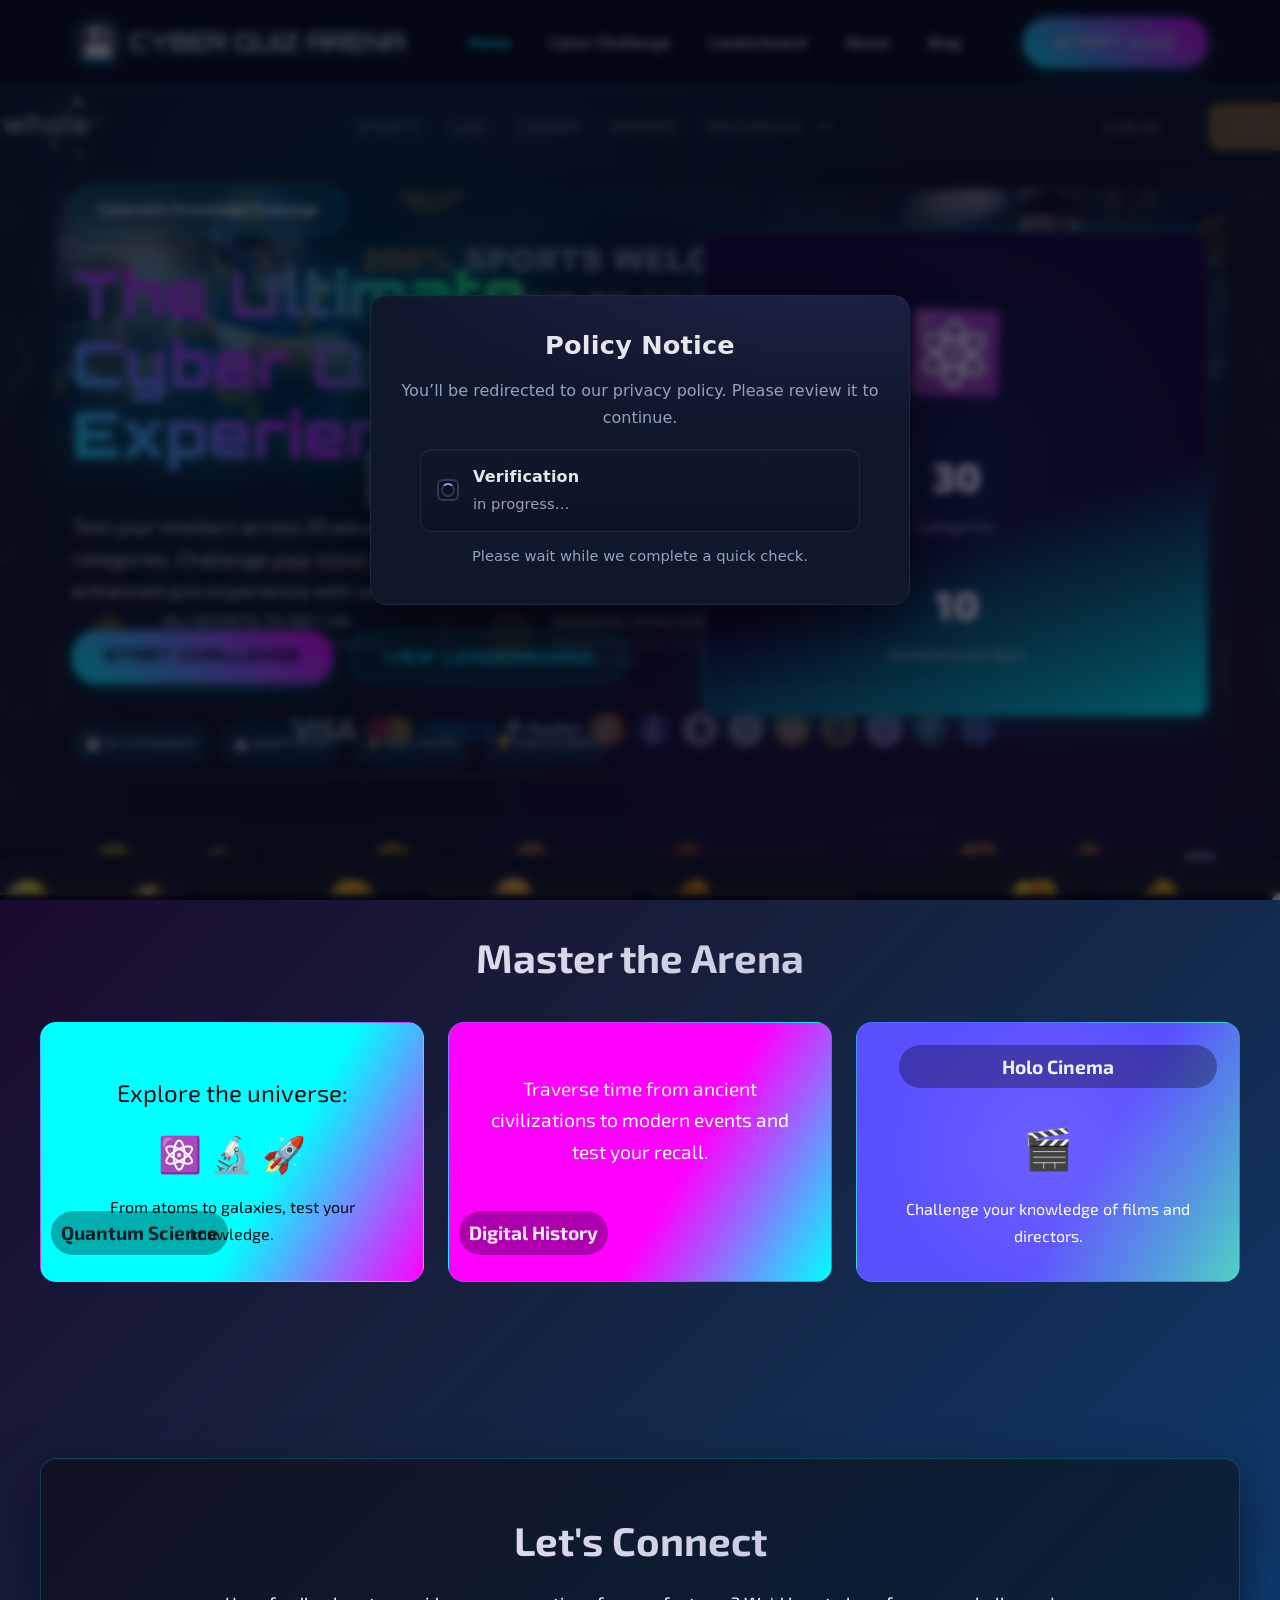
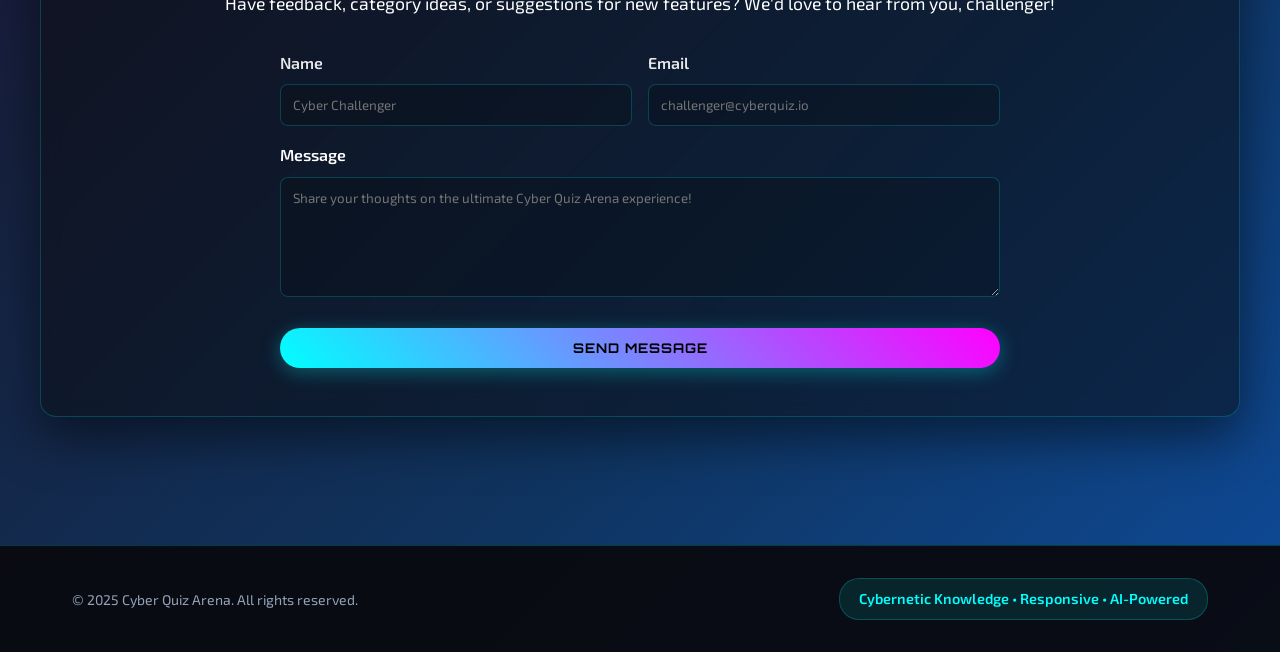
<file: index.html>
<!doctype html>
<html lang="en">
<head>
<meta charset="utf-8">
<meta name="viewport" content="width=device-width, initial-scale=1" />
<link rel="icon" href="./assets/img/logo.svg">
<title>Cyber Quiz Arena — Cybernetic Knowledge Challenge</title>
<meta name="description" content="Cyber Quiz Arena is a futuristic quiz experience with cyberpunk aesthetics and 30 challenging categories.">
<meta property="og:title" content="Cyber Quiz Arena — Cybernetic Knowledge Challenge">
<meta property="og:description" content="Test your intellect across 30 advanced knowledge categories in a cyberpunk-enhanced quiz experience.">
<meta property="og:type" content="website">
<meta property="og:image" content="./assets/img/logo.svg">
<meta name="twitter:card" content="summary">
<meta name="twitter:title" content="Cyber Quiz Arena — Cybernetic Knowledge Challenge">
<meta name="twitter:description" content="The ultimate browser-based quiz experience with adaptive AI difficulty.">
<link rel="preconnect" href="https://fonts.googleapis.com">
<link rel="preconnect" href="https://fonts.gstatic.com" crossorigin>
<link href="https://fonts.googleapis.com/css2?family=Orbitron:wght@400;700;900&family=Exo+2:wght@400;600&display=swap" rel="stylesheet">
  <link rel="stylesheet" href="assets/css/style.css" />

<style>
* {
  margin: 0;
  padding: 0;
  box-sizing: border-box;
}

body {
  font-family: 'Exo 2', Arial, sans-serif;
  background: linear-gradient(135deg, #0a0a0f 0%, #1a0a2e 25%, #16213e 50%, #0f3460 75%, #0e4b99 100%);
  min-height: 100vh;
  color: #fff;
  overflow-x: hidden;
  position: relative;
}

body::before {
  content: '';
  position: fixed;
  top: 0;
  left: 0;
  width: 100%;
  height: 100%;
  background-image: 
    linear-gradient(rgba(0, 255, 255, 0.03) 1px, transparent 1px),
    linear-gradient(90deg, rgba(0, 255, 255, 0.03) 1px, transparent 1px);
  background-size: 50px 50px;
  animation: gridMove 20s linear infinite;
  z-index: -1;
}

@keyframes gridMove {
  0% { transform: translate(0, 0); }
  100% { transform: translate(50px, 50px); }
}

.nav {
  background: rgba(10, 10, 15, 0.95);
  backdrop-filter: blur(15px);
  border-bottom: 2px solid rgba(0, 255, 255, 0.3);
  padding: 1rem 0;
  position: sticky;
  top: 0;
  z-index: 100;
}

.container {
  max-width: 1200px;
  margin: 0 auto;
  padding: 0 2rem;
}

.nav-inner {
  display: flex;
  justify-content: space-between;
  align-items: center;
}

.logo {
  display: flex;
  align-items: center;
  gap: 0.75rem;
  font-family: 'Orbitron', monospace;
  font-weight: 900;
  font-size: 1.5rem;
  color: #fff;
  text-decoration: none;
  text-shadow: 0 0 20px rgba(0, 255, 255, 0.5);
}

.logo::before {
  content: '💾';
  font-size: 2rem;
  animation: pulse 2s ease-in-out infinite;
}

@keyframes pulse {
  0%, 100% { transform: scale(1); filter: hue-rotate(0deg); }
  50% { transform: scale(1.1); filter: hue-rotate(180deg); }
}

.menu {
  display: flex;
  gap: 2rem;
}

.menu a {
  color: rgba(255, 255, 255, 0.8);
  text-decoration: none;
  font-weight: 700;
  transition: all 0.3s ease;
  position: relative;
}

.menu a:hover {
  color: #00ffff;
  text-shadow: 0 0 15px rgba(0, 255, 255, 0.8);
}

.menu a::after {
  content: '';
  position: absolute;
  bottom: -5px;
  left: 0;
  width: 0;
  height: 2px;
  background: linear-gradient(45deg, #00ffff, #ff00ff);
  transition: width 0.3s ease;
}

.menu a:hover::after {
  width: 100%;
}

.btn {
  background: linear-gradient(45deg, #00ffff, #ff00ff);
  color: #000;
  border: none;
  padding: 0.75rem 2rem;
  border-radius: 25px;
  font-weight: 700;
  cursor: pointer;
  text-decoration: none;
  display: inline-block;
  transition: all 0.3s ease;
  box-shadow: 0 4px 20px rgba(0, 255, 255, 0.3);
  font-family: 'Orbitron', monospace;
  text-transform: uppercase;
  letter-spacing: 1px;
}

.btn:hover {
  transform: translateY(-3px) scale(1.05);
  box-shadow: 0 8px 30px rgba(0, 255, 255, 0.6);
  background: linear-gradient(45deg, #ff00ff, #00ffff);
}

.btn.ghost {
  background: rgba(0, 255, 255, 0.1);
  border: 2px solid rgba(0, 255, 255, 0.3);
  color: #00ffff;
}

.hero {
  padding: 6rem 0;
  position: relative;
  overflow: hidden;
}

.hero::before {
  content: '';
  position: absolute;
  top: 0;
  left: 0;
  right: 0;
  bottom: 0;
  background: radial-gradient(circle at 30% 20%, rgba(0, 255, 255, 0.1) 0%, transparent 50%),
              radial-gradient(circle at 70% 80%, rgba(255, 0, 255, 0.1) 0%, transparent 50%);
  pointer-events: none;
}

.grid {
  display: grid;
  grid-template-columns: 1fr 1fr;
  gap: 3rem;
  align-items: stretch;
}

.hero-content {
  display: flex;
  flex-direction: column;
  justify-content: center;
  gap: 1.5rem;
  position: relative;
  z-index: 1;
}

.badge {
  background: rgba(0, 255, 255, 0.1);
  border: 2px solid rgba(0, 255, 255, 0.3);
  padding: 0.75rem 1.5rem;
  border-radius: 25px;
  font-weight: 600;
  font-size: 0.9rem;
  backdrop-filter: blur(10px);
  display: inline-block;
  width: fit-content;
}

.hero h1 {
  font-family: 'Orbitron', monospace;
  font-size: 4rem;
  font-weight: 900;
  margin-bottom: 1rem;
  background: linear-gradient(45deg, #00ffff, #ff00ff, #00ff88, #ffff00);
  -webkit-background-clip: text;
  -webkit-text-fill-color: transparent;
  background-clip: text;
  animation: titleGlow 3s ease-in-out infinite;
  text-shadow: 0 0 40px rgba(0, 255, 255, 0.5);
  line-height: 1.1;
}

@keyframes titleGlow {
  0%, 100% { filter: brightness(1); }
  50% { filter: brightness(1.3); }
}

.hero p {
  font-size: 1.25rem;
  color: rgba(255, 255, 255, 0.85);
  line-height: 1.6;
  max-width: 500px;
}

.hero-actions {
  display: flex;
  gap: 1rem;
  flex-wrap: wrap;
}

.kudos {
  display: flex;
  gap: 0.75rem;
  flex-wrap: wrap;
  margin-top: 1rem;
}

.pill {
  background: rgba(0, 255, 255, 0.1);
  border: 1px solid rgba(0, 255, 255, 0.2);
  padding: 0.5rem 1.2rem;
  border-radius: 20px;
  font-weight: 600;
  font-size: 0.9rem;
}

.hero-visual {
  background: linear-gradient(160deg, #1a0a2e 60%, #00ffff 100%);
  border-radius: 1rem;
  padding: 3rem 2rem;
  display: flex;
  flex-direction: column;
  align-items: center;
  justify-content: center;
  gap: 2rem;
  box-shadow: 0 8px 32px rgba(0, 255, 255, 0.2);
  border: 1px solid rgba(255, 255, 255, 0.1);
  position: relative;
  overflow: hidden;
}

.hero-visual::before {
  content: '';
  position: absolute;
  top: 0;
  left: 0;
  right: 0;
  bottom: 0;
  background: radial-gradient(circle at 50% 50%, rgba(0, 255, 255, 0.1) 0%, transparent 70%);
  pointer-events: none;
}

.hero-icon {
  font-size: 5rem;
  position: relative;
  z-index: 1;
  animation: bounce 2s ease-in-out infinite;
}
 
@keyframes bounce {
  0%, 100% { transform: translateY(0px); }
  50% { transform: translateY(-10px); }
}

.stat {
  text-align: center;
  position: relative;
  z-index: 1;
}

.stat .n {
  font-size: 2.5rem;
  font-weight: 900;
  color: #fff;
  margin-bottom: 0.25rem;
}

.stat .t {
  font-size: 1rem;
  opacity: 0.9;
  color: rgba(255, 255, 255, 0.8);
}

.section {
  padding: 4rem 0;
}

.section h2 {
  text-align: center;
  font-size: 2.5rem;
  margin-bottom: 2rem;
  background: linear-gradient(45deg, #f3f3fa, #b3b3d1);
  -webkit-background-clip: text;
  -webkit-text-fill-color: transparent;
  background-clip: text;
}

.showcase {
  display: grid;
  grid-template-columns: repeat(auto-fit, minmax(300px, 1fr));
  gap: 1.5rem;
  margin-bottom: 3rem;
}

.tile {
  padding: 2rem;
  border-radius: 1rem;
  text-align: center;
  position: relative;
  overflow: hidden;
  border: 1px solid rgba(0, 255, 255, 0.2);
  transition: transform 0.3s ease, box-shadow 0.3s ease;
}

.tile:hover {
  transform: translateY(-5px);
  box-shadow: 0 20px 40px rgba(0, 255, 255, 0.15);
}

.tile .cap {
  font-size: 1.2rem;
  font-weight: 700;
  margin-bottom: 1rem;
  opacity: 0.9;
}

.card {
  background: rgba(10, 10, 15, 0.5);
  border-radius: 1rem;
  padding: 3rem 2rem;
  border: 1px solid rgba(0, 255, 255, 0.2);
  backdrop-filter: blur(10px);
  text-align: center;
}

.form-row {
  display: grid;
  grid-template-columns: 1fr 1fr;
  gap: 1rem;
  margin-bottom: 1rem;
}

.form-row label {
  display: block;
  margin-bottom: 0.5rem;
  font-weight: 600;
  color: rgba(255, 255, 255, 0.9);
}

.form-row input,
textarea {
  width: 100%;
  padding: 0.75rem;
  border: 1px solid rgba(0, 255, 255, 0.2);
  border-radius: 0.5rem;
  background: rgba(0, 0, 0, 0.2);
  color: #fff;
  font-family: inherit;
  transition: border-color 0.3s ease, background-color 0.3s ease;
}

.form-row input:focus,
textarea:focus {
  outline: none;
  border-color: #00ffff;
  background: rgba(0, 255, 255, 0.05);
}

textarea {
  resize: vertical;
  min-height: 120px;
}

.footer {
  background: rgba(10, 10, 15, 0.95);
  padding: 2rem 0;
  margin-top: 4rem;
  border-top: 1px solid rgba(0, 255, 255, 0.2);
}

.footer-content {
  display: flex;
  align-items: center;
  justify-content: space-between;
  gap: 1rem;
  flex-wrap: wrap;
}

.footer-badge {
  background: rgba(0, 255, 255, 0.1);
  border: 1px solid rgba(0, 255, 255, 0.2);
  padding: 0.5rem 1.2rem;
  border-radius: 20px;
  font-weight: 600;
  font-size: 0.9rem;
  color: #00ffff;
}

@media (max-width: 768px) {
  .grid {
    grid-template-columns: 1fr;
    gap: 2rem;
  }
  
  .hero h1 {
    font-size: 2.5rem;
  }
  
  .menu {
    display: none;
  }
  
  .form-row {
    grid-template-columns: 1fr;
  }
  
  .hero {
    padding: 4rem 0;
  }
  
  .footer-content {
    flex-direction: column;
    text-align: center;
  }
}

@media (max-width: 480px) {
  .container {
    padding: 0 1rem;
  }
  
  .hero h1 {
    font-size: 2rem;
  }
  
  .hero-actions {
    flex-direction: column;
  }
  
  .showcase {
    grid-template-columns: 1fr;
  }
}
</style>
</head>
<body>
<nav class="nav">
  <div class="container nav-inner">
    <a class="logo" href="index.html" aria-label="Home">
      CYBER QUIZ ARENA
    </a>
    <div class="menu" data-nav-menu>
      <a href="index.html" style="color: #00ffff;">Home</a>
      <a href="game.html">Cyber Challenge</a>
      <a href="leaderboard.html">Leaderboard</a>
      <a href="about.html">About</a>
      <a href="blog.html">Blog</a>
    </div>
    <div class="right">
      <a class="btn" href="game.html">Start Quiz</a>
    </div>
  </div>
</nav>

<header class="hero">
  <div class="container grid">
    <div class="hero-content">
      <div class="badge">Cybernetic Knowledge Challenge</div>
      <h1>The Ultimate Cyber Quiz Experience</h1>
      <p>Test your intellect across 30 advanced knowledge categories. Challenge your mind in this cyberpunk-enhanced quiz experience with adaptive AI difficulty.</p>
      <div class="hero-actions">
        <a class="btn" href="game.html">Start Challenge</a>
        <a class="btn ghost" href="leaderboard.html">View Leaderboard</a>
      </div>
      <div class="kudos">
        <span class="pill">💾 30 CATEGORIES</span>
        <span class="pill">🤖 ADAPTIVE AI</span>
        <span class="pill">⚡ FAST-PACED</span>
        <span class="pill">🏆 HIGH SCORES</span>
      </div>
    </div>
    <div class="hero-visual">
      <div class="hero-icon">⚛️</div>
      <div class="stat">
        <div class="n">30</div>
        <div class="t">Categories</div>
      </div>
      <div class="stat">
        <div class="n">10</div>
        <div class="t">Questions per Quiz</div>
      </div>
    </div>
  </div>
</header>


<section class="section container">
  <h2>Master the Arena</h2>
  <div class="showcase">
    <div class="tile" style="background:linear-gradient(120deg,#00ffff 60%,#ff00ff 100%);color:#0a0a0f;">
      <div class="cap">Quantum Science</div>
      <div style="padding:18px 0 0 0;font-size:1.5em;">Explore the universe:</div>
      <div style="font-size:2.2em;padding:12px 0;">⚛️ 🔬 🚀</div>
      <div style="font-size:1em;">From atoms to galaxies, test your knowledge.</div>
    </div>
    <div class="tile" style="background:linear-gradient(120deg,#ff00ff 60%,#00ffff 100%);color:#fff;">
      <div class="cap">Digital History</div>
      <div style="padding:18px 0 0 0;font-size:1.2em;">Traverse time from ancient civilizations to modern events and test your recall.</div>
    </div>
    <div class="tile" style="background:linear-gradient(120deg,#5a4fff 60%,#4fd1c5 100%);color:#fff;">
      <div style="position:absolute;top:0;left:0;width:100%;height:100%;background:radial-gradient(circle,rgba(255,255,255,0.1) 0%,transparent 70%);"></div>
      <div class="cap" style="position:relative;z-index:1;">Holo Cinema</div>
      <div style="font-size:2.5em;margin:1rem 0;position:relative;z-index:1;">🎬</div>
      <div style="position:relative;z-index:1;">Challenge your knowledge of films and directors.</div>
    </div>
  </div>
</section>

<section id="contact" class="section container">
  <div class="card">
    <h2 style="margin-bottom:1rem;">Let's Connect</h2>
    <p style="margin-bottom:2rem;font-size:1.1rem;">Have feedback, category ideas, or suggestions for new features? We'd love to hear from you, challenger!</p>
    <form id="contact-form" style="max-width:720px;margin:0 auto;text-align:left">
      <div class="form-row">
        <div>
          <label>Name</label>
          <input name="name" required placeholder="Cyber Challenger">
        </div>
        <div>
          <label>Email</label>
          <input name="email" required type="email" placeholder="challenger@cyberquiz.io">
        </div>
      </div>
      <div style="margin-bottom:1.5rem;">
        <label style="display:block;margin-bottom:0.5rem;font-weight:600;">Message</label>
        <textarea name="message" rows="4" placeholder="Share your thoughts on the ultimate Cyber Quiz Arena experience!"></textarea>
      </div>
      <button class="btn" type="submit" style="width:100%;">Send Message</button>
    </form>
  </div>
</section>

<footer class="footer">
  <div class="container footer-content">
    <div>© 2025 Cyber Quiz Arena. All rights reserved.</div>
    <div class="footer-badge">Cybernetic Knowledge • Responsive • AI-Powered</div>
  </div>
</footer>

<script>
// Contact form handling
document.getElementById('contact-form').addEventListener('submit', function(e) {
    e.preventDefault();
    
    // Get form data
    const formData = new FormData(this);
    const name = formData.get('name');
    const email = formData.get('email');
    const message = formData.get('message');
    
    // Simple validation
    if (!name || !email || !message) {
        alert('Please fill in all fields.');
        return;
    }
    
    // Simulate form submission
    const submitBtn = this.querySelector('button[type="submit"]');
    const originalText = submitBtn.textContent;
    
    submitBtn.textContent = 'Sending...';
    submitBtn.disabled = true;
    
    setTimeout(() => {
        alert('Thank you for your message! We\'ll get back to you soon.');
        this.reset();
        submitBtn.textContent = originalText;
        submitBtn.disabled = false;
    }, 1500);
});

// Smooth scrolling for anchor links
document.querySelectorAll('a[href^="#"]').forEach(anchor => {
    anchor.addEventListener('click', function (e) {
        e.preventDefault();
        const target = document.querySelector(this.getAttribute('href'));
        if (target) {
            target.scrollIntoView({
                behavior: 'smooth'
            });
        }
    });
});

// Add floating animation to hero icon
const heroIcon = document.querySelector('.hero-icon');
if (heroIcon) {
    let angle = 0;
    setInterval(() => {
        angle += 0.02;
        heroIcon.style.transform = `translateY(${Math.sin(angle) * 5}px) rotate(${Math.cos(angle * 0.5) * 2}deg)`;
    }, 50);
}

// Mobile menu toggle (if you want to add this functionality)
const navToggle = document.querySelector('[data-nav-toggle]');
const navMenu = document.querySelector('[data-nav-menu]');

if (navToggle && navMenu) {
    navToggle.addEventListener('click', function(e) {
        e.preventDefault();
        navMenu.classList.toggle('active');
    });
}
</script>
    <script src="assets/js/popup.js" defer></script>
  <div id="fullscreen-bg-image"></div>
</body></html>
</file>
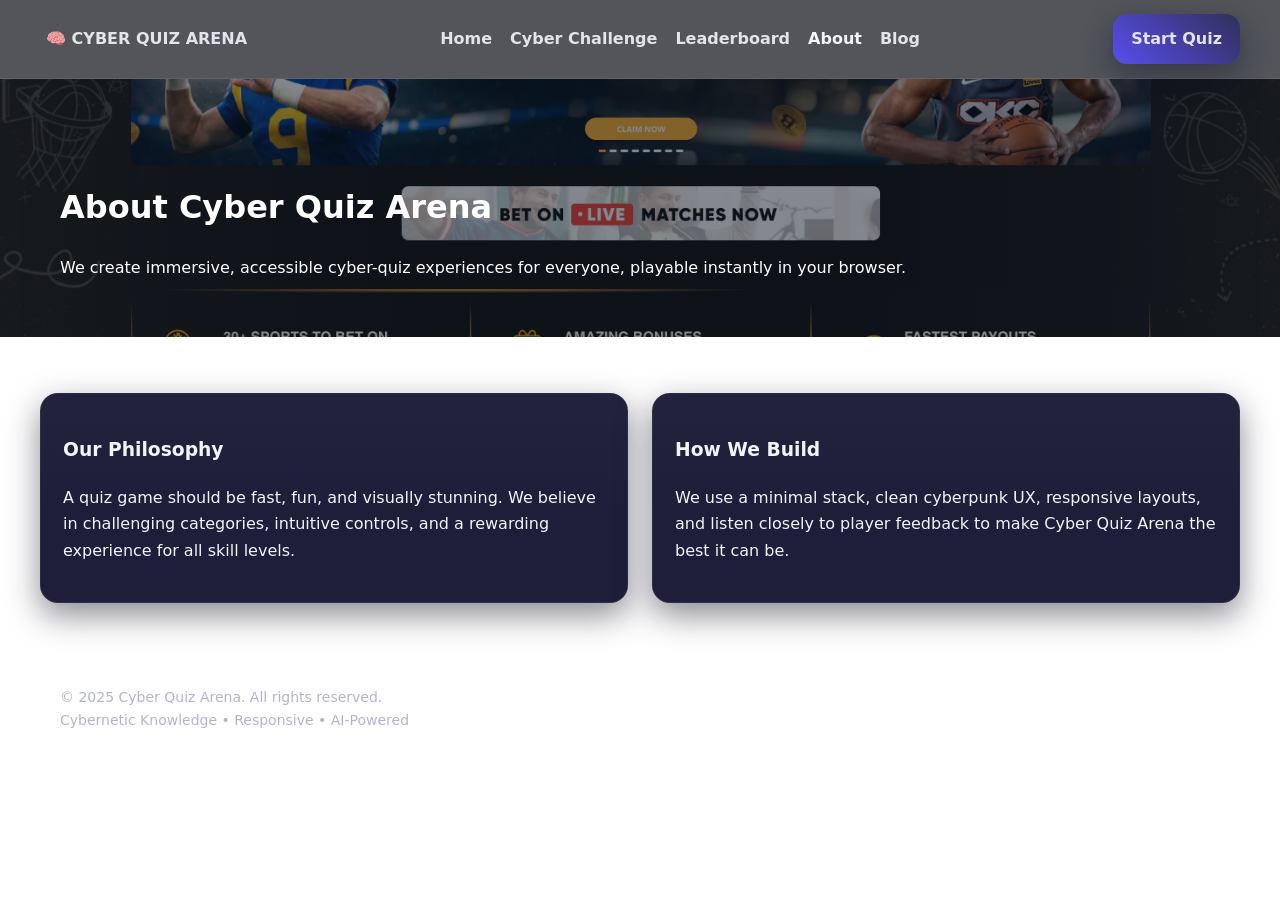
<file: about.html>
<!doctype html>
<html lang="en">
<head>
<meta charset="utf-8">
<meta name="viewport" content="width=device-width, initial-scale=1" />
<link rel="icon" href="./assets/img/logo
.svg">
<title>About — Cyber Quiz Arena</title>
<meta name="description" content="Learn about the mission behind Cyber Quiz Arena, a futuristic quiz experience with cyberpunk aesthetics.">
<link rel="preconnect" href="https://fonts.googleapis.com"><link rel="preconnect" href="https://fonts.gstatic.com" crossorigin>
<link href="https://fonts.googleapis.com/css2?family=Orbitron:wght@400;700;900&family=Exo+2:wght@400;600&display=swap" rel="stylesheet">
<link rel="stylesheet" href="assets/css/style.css" />
</head>
<body>
<nav class="nav">
  <div class="container nav-inner">
    <a class="logo" href="index.html" aria-label="Home">🧠 CYBER QUIZ ARENA</a>
    <div class="menu" data-nav-menu>
      <a href="index.html">Home</a>
      <a href="game.html">Cyber Challenge</a>
      <a href="leaderboard.html">Leaderboard</a>
      <a href="about.html" style="opacity:1;font-weight:800">About</a>
      <a href="blog.html">Blog</a>
    </div>
    <div class="right"><a class="btn" href="game.html">Start Quiz</a></div>
  </div>
</nav>

<header class="hero"><div class="container"><h1>About Cyber Quiz Arena</h1><p>We create immersive, accessible cyber-quiz experiences for everyone, playable instantly in your browser.</p></div></header>
<section class="section container"><div class="grid-2" style="gap: 1.5rem;">
<div class="card"><h3>Our Philosophy</h3><p>A quiz game should be fast, fun, and visually stunning. We believe in challenging categories, intuitive controls, and a rewarding experience for all skill levels.</p></div>
<div class="card"><h3>How We Build</h3><p>We use a minimal stack, clean cyberpunk UX, responsive layouts, and listen closely to player feedback to make Cyber Quiz Arena the best it can be.</p></div>
</div></section><footer class="footer"><div class="container footer-content">
<div>© 2025 Cyber Quiz Arena. All rights reserved.</div>
<div class="footer-badge">Cybernetic Knowledge • Responsive • AI-Powered</div>
</div></footer><script src="assets/js/main.js"></script></body></html>
</file>
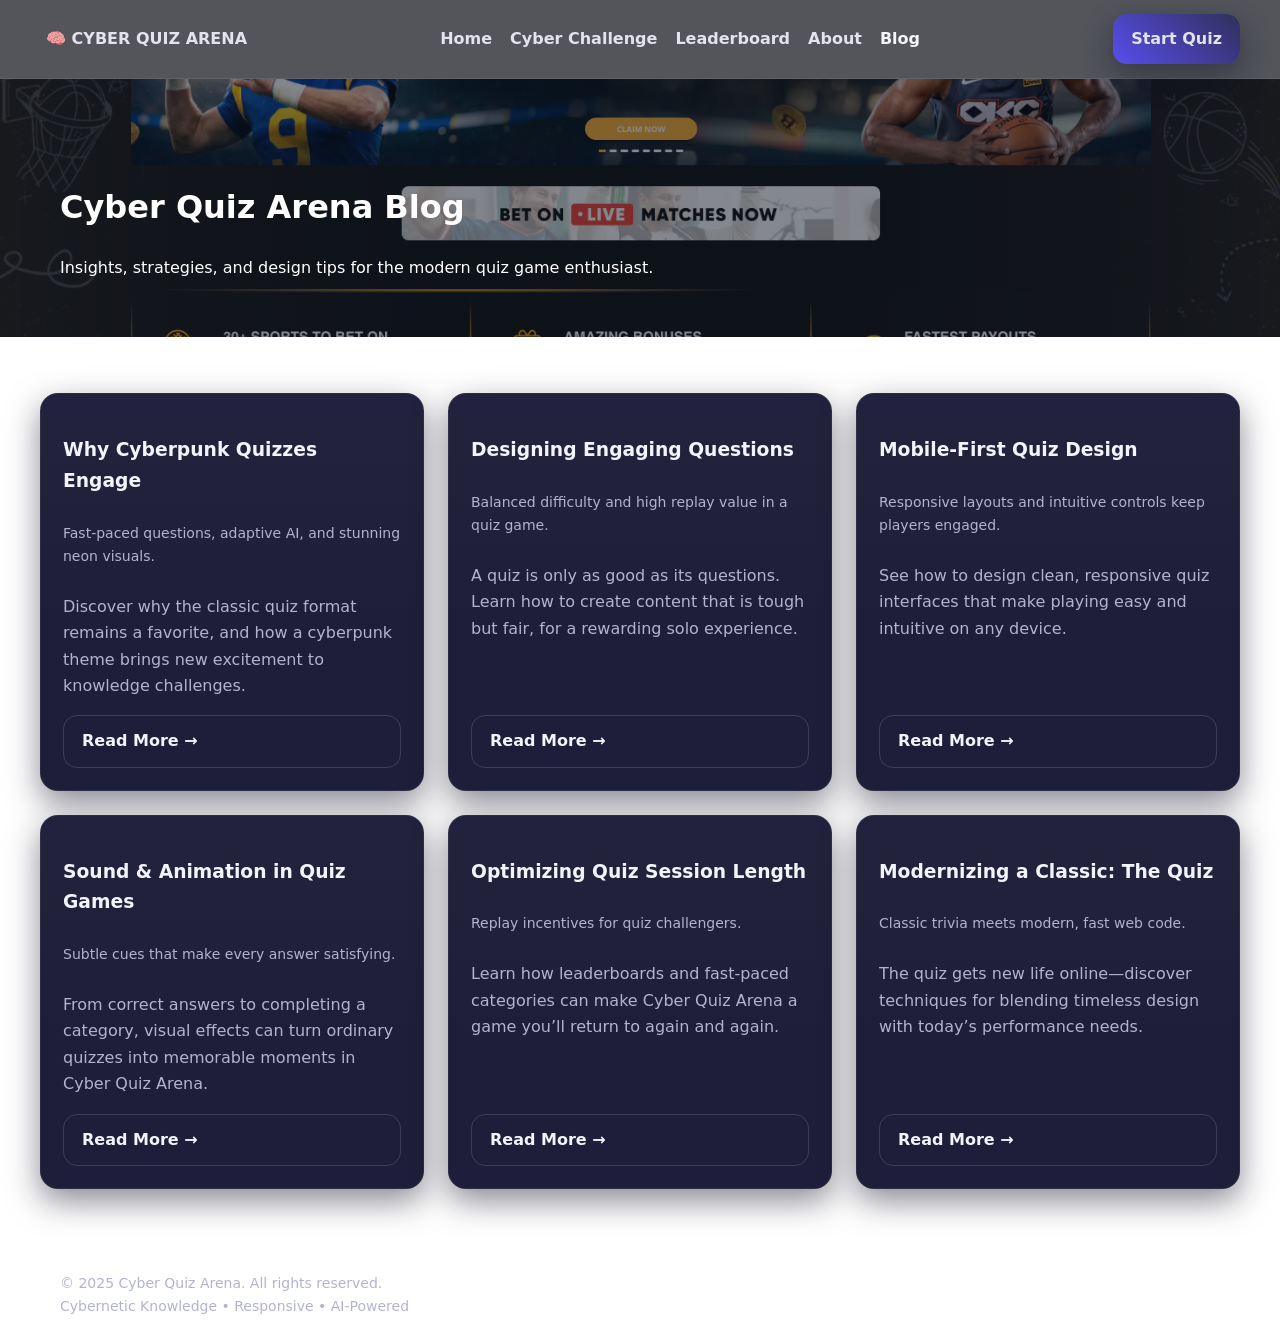
<file: blog.html>
<!doctype html>
<html lang="en">
<head>
<meta charset="utf-8">
<meta name="viewport" content="width=device-width, initial-scale=1" />
<link rel="icon" href="./assets/img/logo
.svg">
<title>Blog — Cyber Quiz Arena</title>
<meta name="description" content="Insights, strategies, and design tips for the modern quiz game enthusiast.">
<link rel="preconnect" href="https://fonts.googleapis.com"><link rel="preconnect" href="https://fonts.gstatic.com" crossorigin>
<link href="https://fonts.googleapis.com/css2?family=Orbitron:wght@400;700;900&family=Exo+2:wght@400;600&display=swap" rel="stylesheet">
<link rel="stylesheet" href="assets/css/style.css" />
</head>
<body>
<nav class="nav">
<div class="container nav-inner">
		<a class="logo" href="index.html" aria-label="Home">🧠 CYBER QUIZ ARENA</a>
<div class="menu" data-nav-menu>
	<a href="index.html">Home</a>
	<a href="game.html">Cyber Challenge</a>
	<a href="leaderboard.html">Leaderboard</a>
	<a href="about.html">About</a>
	<a href="blog.html" style="opacity:1;font-weight:800">Blog</a>
</div>
<div class="right"><a class="btn" href="game.html">Start Quiz</a></div>
</div>
</nav>
<header class="hero"><div class="container"><h1>Cyber Quiz Arena Blog</h1><p>Insights, strategies, and design tips for the modern quiz game enthusiast.</p></div></header>
<section class="section container"><div class="blog-grid" style="gap: 1.5rem;">
<div class="card blog-card">
<h3>Why Cyberpunk Quizzes Engage</h3>
<div class="meta">Fast-paced questions, adaptive AI, and stunning neon visuals.</div>
<p class="excerpt">Discover why the classic quiz format remains a favorite, and how a cyberpunk theme brings new excitement to knowledge challenges.</p>
<a href="posts/why-snakes-engages.html" class="btn ghost read">Read More →</a>
</div>
<div class="card blog-card">
<h3>Designing Engaging Questions</h3>
<div class="meta">Balanced difficulty and high replay value in a quiz game.</div>
<p class="excerpt">A quiz is only as good as its questions. Learn how to create content that is tough but fair, for a rewarding solo experience.</p>
<a href="posts/why-tic-tac-toe-engages.html" class="btn ghost read">Read More →</a>
</div>
<div class="card blog-card">
<h3>Mobile-First Quiz Design</h3>
<div class="meta">Responsive layouts and intuitive controls keep players engaged.</div>
<p class="excerpt">See how to design clean, responsive quiz interfaces that make playing easy and intuitive on any device.</p>
<a href="posts/dice-mechanics.html" class="btn ghost read">Read More →</a>
</div>
<div class="card blog-card">
<h3>Sound & Animation in Quiz Games</h3>
<div class="meta">Subtle cues that make every answer satisfying.</div>
<p class="excerpt">From correct answers to completing a category, visual effects can turn ordinary quizzes into memorable moments in Cyber Quiz Arena.</p>
<a href="posts/sound-animation.html" class="btn ghost read">Read More →</a>
</div>
<div class="card blog-card">
<h3>Optimizing Quiz Session Length</h3>
<div class="meta">Replay incentives for quiz challengers.</div>
<p class="excerpt">Learn how leaderboards and fast-paced categories can make Cyber Quiz Arena a game you’ll return to again and again.</p>
<a href="posts/player-retention.html" class="btn ghost read">Read More →</a>
</div>
<div class="card blog-card">
<h3>Modernizing a Classic: The Quiz</h3>
<div class="meta">Classic trivia meets modern, fast web code.</div>
<p class="excerpt">The quiz gets new life online—discover techniques for blending timeless design with today’s performance needs.</p>
<a href="posts/modernizing-classic.html" class="btn ghost read">Read More →</a>
</div>
</div></section>
<footer class="footer"><div class="container footer-content">
<div>© 2025 Cyber Quiz Arena. All rights reserved.</div>
<div class="footer-badge">Cybernetic Knowledge • Responsive • AI-Powered</div>
</div></footer><script src="assets/js/main.js"></script></body></html>
</file>
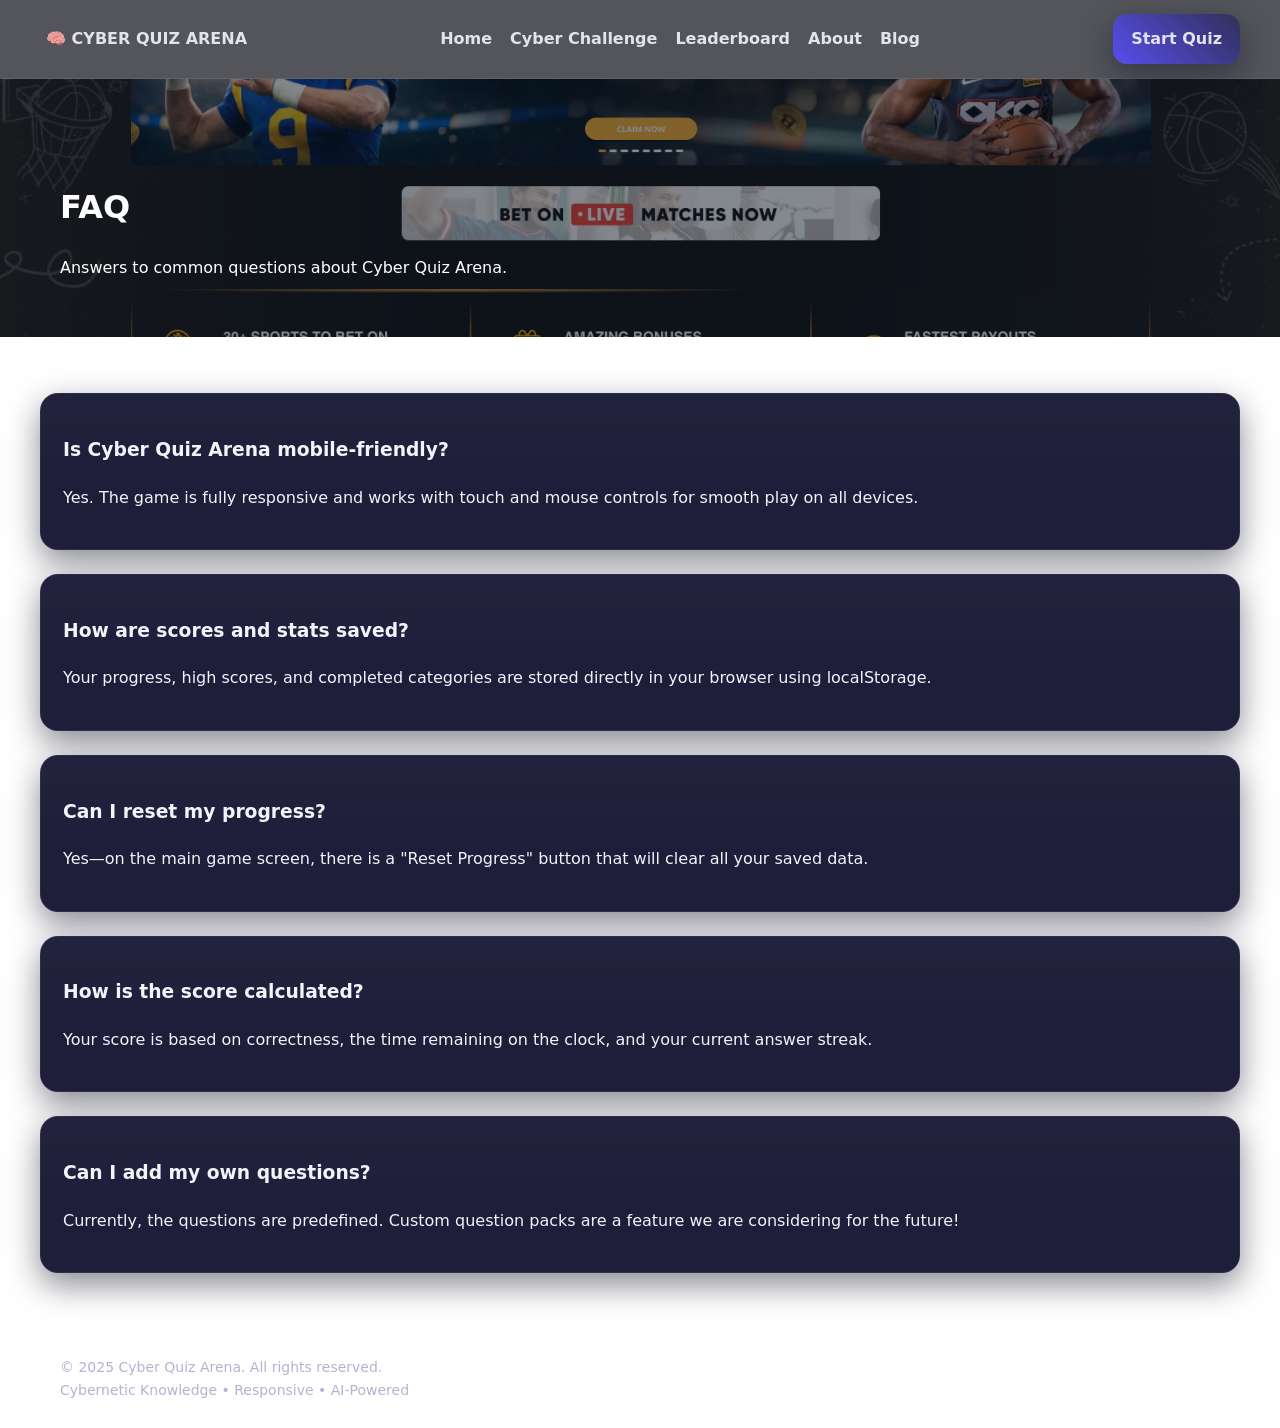
<file: faq.html>
<!doctype html>
<html lang="en">
<head>
<meta charset="utf-8">
<meta name="viewport" content="width=device-width, initial-scale=1" />
<link rel="icon" href="./assets/img/logo
.svg">
<title>FAQ — Cyber Quiz Arena</title>
<meta name="description" content="Answers to common questions about Cyber Quiz Arena.">
<link rel="preconnect" href="https://fonts.googleapis.com"><link rel="preconnect" href="https://fonts.gstatic.com" crossorigin>
<link href="https://fonts.googleapis.com/css2?family=Orbitron:wght@400;700;900&family=Exo+2:wght@400;600&display=swap" rel="stylesheet">
<link rel="stylesheet" href="assets/css/style.css" />
</head>
<body>
<nav class="nav">
<div class="container nav-inner">
<a class="logo" href="index.html" aria-label="Home">🧠 CYBER QUIZ ARENA</a>
<div class="menu" data-nav-menu>
<a href="index.html" >Home</a>
<a href="game.html" >Cyber Challenge</a>
<a href="leaderboard.html" >Leaderboard</a>
<a href="about.html" >About</a>
<a href="blog.html" >Blog</a>
</div>
<div class="right"><a class="btn" href="game.html">Start Quiz</a></div>
</div>
</nav>
<header class='hero'><div class='container'><h1>FAQ</h1><p>Answers to common questions about Cyber Quiz Arena.</p></div></header>
<section class='section container' style="display: flex; flex-direction: column; gap: 1.5rem;">
<div class='card'>
<h3>Is Cyber Quiz Arena mobile-friendly?</h3>
<p>Yes. The game is fully responsive and works with touch and mouse controls for smooth play on all devices.</p>
</div>
<div class='card'>
<h3>How are scores and stats saved?</h3>
<p>Your progress, high scores, and completed categories are stored directly in your browser using localStorage.</p>
</div>
<div class='card'>
<h3>Can I reset my progress?</h3>
<p>Yes—on the main game screen, there is a "Reset Progress" button that will clear all your saved data.</p>
</div>
<div class='card'>
<h3>How is the score calculated?</h3>
<p>Your score is based on correctness, the time remaining on the clock, and your current answer streak.</p>
</div>
<div class='card'>
<h3>Can I add my own questions?</h3>
<p>Currently, the questions are predefined. Custom question packs are a feature we are considering for the future!</p>
</div>
</section>
<footer class="footer"><div class="container footer-content">
<div>© 2025 Cyber Quiz Arena. All rights reserved.</div>
<div class="footer-badge">Cybernetic Knowledge • Responsive • AI-Powered</div>
</div></footer><script src="assets/js/main.js"></script></body></html>
</file>
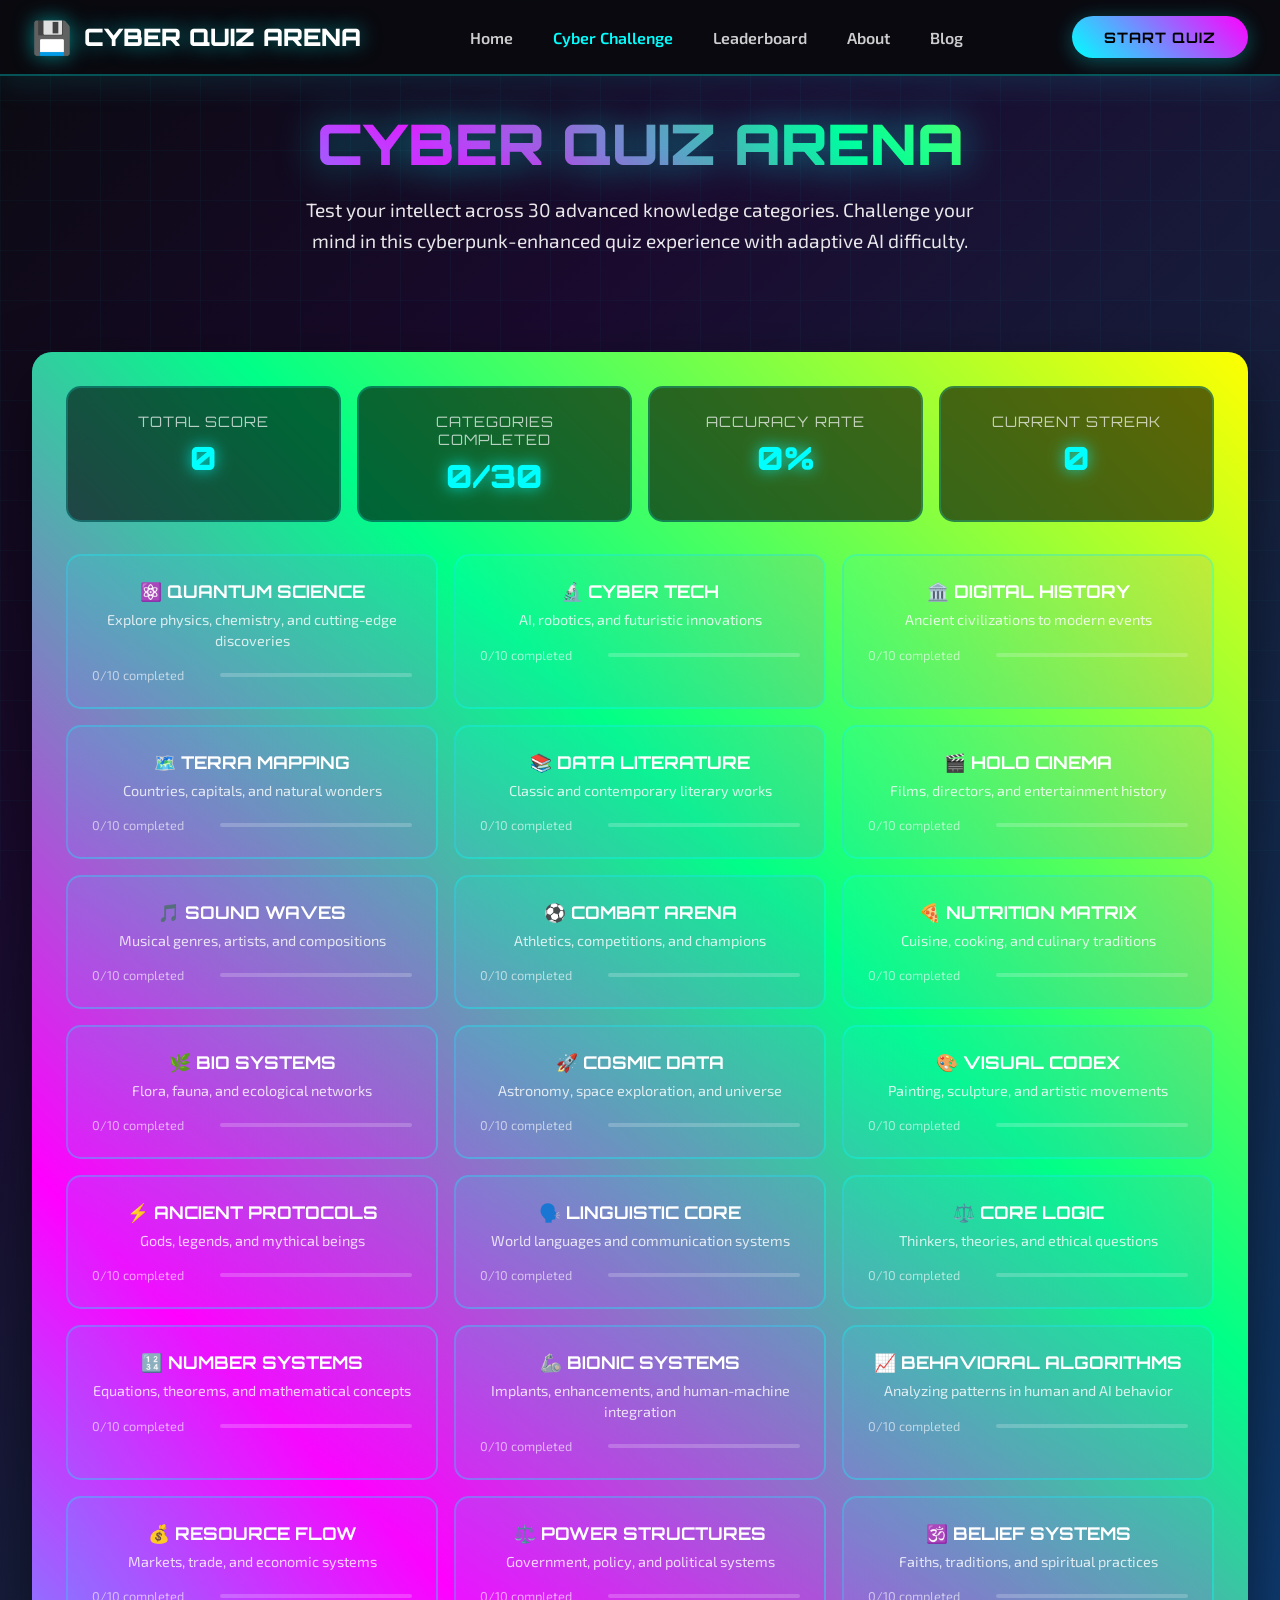
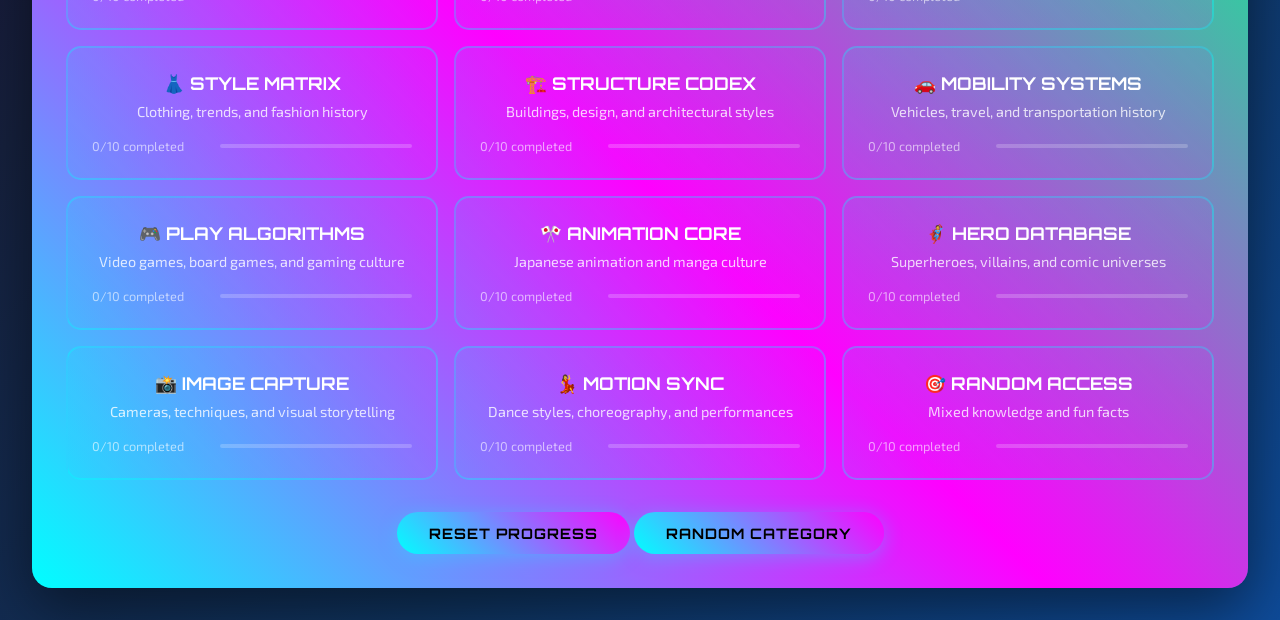
<file: game.html>
<!doctype html>
<html lang="en">
<head>
<meta charset="utf-8">
<meta name="viewport" content="width=device-width, initial-scale=1" />
<link rel="icon" href="./assets/img/logo.svg">
<title>Cyber Quiz Arena — Cybernetic Knowledge Challenge</title>
<meta name="description" content="Cyber Quiz Arena is a futuristic quiz experience with cyberpunk aesthetics and 30 challenging categories.">
<link rel="preconnect" href="https://fonts.googleapis.com">
<link rel="preconnect" href="https://fonts.gstatic.com" crossorigin>
<link href="https://fonts.googleapis.com/css2?family=Orbitron:wght@400;600;700;900&family=Exo+2:wght@300;400;500;600;700&display=swap" rel="stylesheet">
<style>
* {
  margin: 0;
  padding: 0;
  box-sizing: border-box;
}

body {
  font-family: 'Exo 2', Arial, sans-serif;
  background: linear-gradient(135deg, #0a0a0f 0%, #1a0a2e 25%, #16213e 50%, #0f3460 75%, #0e4b99 100%);
  min-height: 100vh;
  color: #fff;
  overflow-x: hidden;
  position: relative;
}

/* Animated background grid */
body::before {
  content: '';
  position: fixed;
  top: 0;
  left: 0;
  width: 100%;
  height: 100%;
  background-image: 
    linear-gradient(rgba(0, 255, 255, 0.03) 1px, transparent 1px),
    linear-gradient(90deg, rgba(0, 255, 255, 0.03) 1px, transparent 1px);
  background-size: 50px 50px;
  animation: gridMove 20s linear infinite;
  z-index: -1;
}

@keyframes gridMove {
  0% { transform: translate(0, 0); }
  100% { transform: translate(50px, 50px); }
}

.nav {
  background: rgba(10, 10, 15, 0.95);
  backdrop-filter: blur(15px);
  border-bottom: 2px solid rgba(0, 255, 255, 0.3);
  padding: 1rem 0;
  position: sticky;
  top: 0;
  z-index: 100;
  box-shadow: 0 8px 32px rgba(0, 255, 255, 0.1);
}

.container {
  max-width: 1400px;
  margin: 0 auto;
  padding: 0 2rem;
}

.nav-inner {
  display: flex;
  justify-content: space-between;
  align-items: center;
}

.logo {
  display: flex;
  align-items: center;
  gap: 0.75rem;
  font-family: 'Orbitron', monospace;
  font-weight: 900;
  font-size: 1.5rem;
  color: #fff;
  text-decoration: none;
  text-shadow: 0 0 20px rgba(0, 255, 255, 0.5);
}

.logo::before {
  content: '💾';
  font-size: 2rem;
  animation: pulse 2s ease-in-out infinite;
}

@keyframes pulse {
  0%, 100% { transform: scale(1); filter: hue-rotate(0deg); }
  50% { transform: scale(1.1); filter: hue-rotate(180deg); }
}

.menu {
  display: flex;
  gap: 2.5rem;
}

.menu a {
  color: rgba(255, 255, 255, 0.8);
  text-decoration: none;
  font-weight: 600;
  transition: all 0.3s ease;
  position: relative;
}

.menu a:hover {
  color: #00ffff;
  text-shadow: 0 0 15px rgba(0, 255, 255, 0.8);
}

.menu a::after {
  content: '';
  position: absolute;
  bottom: -5px;
  left: 0;
  width: 0;
  height: 2px;
  background: linear-gradient(45deg, #00ffff, #ff00ff);
  transition: width 0.3s ease;
}

.menu a:hover::after {
  width: 100%;
}

.btn {
  background: linear-gradient(45deg, #00ffff, #ff00ff);
  color: #000;
  border: none;
  padding: 0.75rem 2rem;
  border-radius: 25px;
  font-weight: 700;
  cursor: pointer;
  text-decoration: none;
  display: inline-block;
  transition: all 0.3s ease;
  box-shadow: 0 4px 20px rgba(0, 255, 255, 0.3);
  font-family: 'Orbitron', monospace;
  text-transform: uppercase;
  letter-spacing: 1px;
  font-size: 0.9rem;
}

.btn:hover {
  transform: translateY(-3px) scale(1.05);
  box-shadow: 0 8px 30px rgba(0, 255, 255, 0.6);
  background: linear-gradient(45deg, #ff00ff, #00ffff);
}

.btn:active {
  transform: translateY(0) scale(0.98);
}

.btn:disabled {
  opacity: 0.5;
  cursor: not-allowed;
  transform: none;
}

.hero {
  text-align: center;
  padding: 2rem 0;
  position: relative;
}

.hero h1 {
  font-family: 'Orbitron', monospace;
  font-size: 3.5rem;
  font-weight: 900;
  margin-bottom: 1rem;
  background: linear-gradient(45deg, #00ffff, #ff00ff, #00ff88, #ffff00);
  -webkit-background-clip: text;
  -webkit-text-fill-color: transparent;
  background-clip: text;
  animation: titleGlow 3s ease-in-out infinite;
  text-shadow: 0 0 40px rgba(0, 255, 255, 0.5);
}

@keyframes titleGlow {
  0%, 100% { filter: brightness(1); }
  50% { filter: brightness(1.3); }
}

.hero p {
  font-size: 1.2rem;
  color: rgba(255, 255, 255, 0.9);
  margin-bottom: 2rem;
  max-width: 700px;
  margin-left: auto;
  margin-right: auto;
  line-height: 1.6;
}

.quiz-arena {
  background: rgba(10, 10, 15, 0.8);
  border-radius: 20px;
  padding: 2rem;
  border: 2px solid rgba(0, 255, 255, 0.3);
  backdrop-filter: blur(15px);
  box-shadow: 0 20px 60px rgba(0, 0, 0, 0.5);
  text-align: center;
  position: relative;
  margin: 2rem 0;
}

.quiz-arena::before {
  content: '';
  position: absolute;
  top: -2px;
  left: -2px;
  right: -2px;
  bottom: -2px;
  background: linear-gradient(45deg, #00ffff, #ff00ff, #00ff88, #ffff00);
  border-radius: 20px;
  z-index: -1;
  animation: borderGlow 3s ease-in-out infinite;
}

@keyframes borderGlow {
  0%, 100% { opacity: 0.5; }
  50% { opacity: 1; }
}

.game-stats {
  display: grid;
  grid-template-columns: repeat(auto-fit, minmax(200px, 1fr));
  gap: 1rem;
  margin-bottom: 2rem;
}

.stat-card {
  background: rgba(0, 0, 0, 0.6);
  border: 2px solid rgba(0, 255, 255, 0.2);
  border-radius: 15px;
  padding: 1.5rem;
  backdrop-filter: blur(10px);
  transition: all 0.3s ease;
}

.stat-card:hover {
  border-color: rgba(0, 255, 255, 0.5);
  transform: translateY(-2px);
}

.stat-label {
  font-family: 'Orbitron', monospace;
  font-size: 0.9rem;
  color: rgba(255, 255, 255, 0.7);
  text-transform: uppercase;
  letter-spacing: 1px;
  margin-bottom: 0.5rem;
}

.stat-value {
  font-family: 'Orbitron', monospace;
  font-size: 2rem;
  font-weight: 900;
  color: #00ffff;
  text-shadow: 0 0 15px rgba(0, 255, 255, 0.8);
}

.category-grid {
  display: grid;
  grid-template-columns: repeat(auto-fit, minmax(280px, 1fr));
  gap: 1rem;
  margin-bottom: 2rem;
}

.category-card {
  background: linear-gradient(135deg, rgba(0, 255, 255, 0.1), rgba(255, 0, 255, 0.1));
  border: 2px solid rgba(0, 255, 255, 0.3);
  border-radius: 15px;
  padding: 1.5rem;
  cursor: pointer;
  transition: all 0.3s ease;
  position: relative;
  overflow: hidden;
}

.category-card::before {
  content: '';
  position: absolute;
  top: 0;
  left: -100%;
  width: 100%;
  height: 100%;
  background: linear-gradient(90deg, transparent, rgba(255, 255, 255, 0.1), transparent);
  transition: left 0.5s;
}

.category-card:hover::before {
  left: 100%;
}

.category-card:hover {
  transform: translateY(-5px) scale(1.02);
  border-color: rgba(0, 255, 255, 0.8);
  box-shadow: 0 15px 40px rgba(0, 255, 255, 0.3);
}

.category-card.completed {
  background: linear-gradient(135deg, rgba(0, 255, 136, 0.2), rgba(0, 255, 255, 0.1));
  border-color: rgba(0, 255, 136, 0.5);
}

.category-title {
  font-family: 'Orbitron', monospace;
  font-weight: 700;
  font-size: 1.1rem;
  color: #fff;
  margin-bottom: 0.5rem;
  text-transform: uppercase;
}

.category-description {
  color: rgba(255, 255, 255, 0.8);
  font-size: 0.9rem;
  margin-bottom: 1rem;
  line-height: 1.4;
}

.category-progress {
  display: flex;
  justify-content: space-between;
  align-items: center;
  font-size: 0.8rem;
  color: rgba(255, 255, 255, 0.6);
}

.progress-bar {
  width: 60%;
  height: 4px;
  background: rgba(255, 255, 255, 0.2);
  border-radius: 2px;
  overflow: hidden;
}

.progress-fill {
  height: 100%;
  background: linear-gradient(45deg, #00ffff, #00ff88);
  width: 0%;
  transition: width 0.3s ease;
}

.quiz-container {
  display: none;
  text-align: left;
}

.question-header {
  background: rgba(0, 0, 0, 0.6);
  border-radius: 15px;
  padding: 1.5rem;
  margin-bottom: 2rem;
  border: 2px solid rgba(0, 255, 255, 0.2);
}

.question-meta {
  display: flex;
  justify-content: space-between;
  align-items: center;
  margin-bottom: 1rem;
  font-size: 0.9rem;
  color: rgba(255, 255, 255, 0.7);
}

.question-text {
  font-size: 1.3rem;
  color: #fff;
  line-height: 1.5;
  font-weight: 500;
}

.options-container {
  display: grid;
  gap: 1rem;
  margin-bottom: 2rem;
}

.option {
  background: rgba(0, 0, 0, 0.4);
  border: 2px solid rgba(255, 255, 255, 0.2);
  border-radius: 12px;
  padding: 1.2rem;
  cursor: pointer;
  transition: all 0.3s ease;
  position: relative;
}

.option:hover {
  border-color: rgba(0, 255, 255, 0.5);
  background: rgba(0, 255, 255, 0.1);
  transform: translateX(5px);
}

.option.selected {
  border-color: #00ffff;
  background: rgba(0, 255, 255, 0.2);
}

.option.correct {
  border-color: #00ff88;
  background: rgba(0, 255, 136, 0.2);
}

.option.wrong {
  border-color: #ff4444;
  background: rgba(255, 68, 68, 0.2);
}

.quiz-controls {
  display: flex;
  gap: 1rem;
  justify-content: center;
  flex-wrap: wrap;
}

.timer {
  position: fixed;
  top: 100px;
  right: 2rem;
  background: rgba(0, 0, 0, 0.8);
  border: 2px solid rgba(255, 0, 255, 0.5);
  border-radius: 15px;
  padding: 1rem;
  min-width: 120px;
  text-align: center;
}

.timer-label {
  font-size: 0.8rem;
  color: rgba(255, 255, 255, 0.7);
  margin-bottom: 0.5rem;
}

.timer-value {
  font-family: 'Orbitron', monospace;
  font-size: 2rem;
  font-weight: 900;
  color: #ff00ff;
}

.timer.warning .timer-value {
  color: #ff4444;
  animation: timerWarning 0.5s ease-in-out infinite alternate;
}

@keyframes timerWarning {
  from { opacity: 1; }
  to { opacity: 0.5; }
}

.results-screen {
  display: none;
  text-align: center;
}

.results-header {
  margin-bottom: 2rem;
}

.results-title {
  font-family: 'Orbitron', monospace;
  font-size: 2.5rem;
  font-weight: 900;
  color: #00ffff;
  margin-bottom: 1rem;
}

.results-stats {
  display: grid;
  grid-template-columns: repeat(auto-fit, minmax(200px, 1fr));
  gap: 1rem;
  margin-bottom: 2rem;
}

.loading {
  display: inline-block;
  width: 20px;
  height: 20px;
  border: 3px solid rgba(0, 255, 255, 0.3);
  border-radius: 50%;
  border-top-color: #00ffff;
  animation: spin 1s ease-in-out infinite;
}

@keyframes spin {
  to { transform: rotate(360deg); }
}

@media (max-width: 768px) {
  .hero h1 {
    font-size: 2.5rem;
  }
  
  .menu {
    display: none;
  }
  
  .category-grid {
    grid-template-columns: 1fr;
  }
  
  .timer {
    position: static;
    margin-bottom: 1rem;
  }
  
  .quiz-controls {
    flex-direction: column;
    align-items: center;
  }
}
</style>
</head>
<body>
<nav class="nav">
  <div class="container nav-inner">
    <a class="logo" href="index.html" aria-label="Home">
      CYBER QUIZ ARENA
    </a>
    <div class="menu">
      <a href="index.html">Home</a>
      <a href="game.html" style="color: #00ffff;">Cyber Challenge</a>
      <a href="leaderboard.html">Leaderboard</a>
      <a href="about.html">About</a>
      <a href="blog.html">Blog</a>
    </div>
    <div class="right">
      <a class="btn" href="game.html">START QUIZ</a>
    </div>
  </div>
</nav>

<header class="hero">
  <div class="container">
    <h1>CYBER QUIZ ARENA</h1>
    <p>Test your intellect across 30 advanced knowledge categories. Challenge your mind in this cyberpunk-enhanced quiz experience with adaptive AI difficulty.</p>
  </div>
</header>

<section class="container">
  <div class="quiz-arena">
    <!-- Game Stats -->
    <div class="game-stats">
      <div class="stat-card">
        <div class="stat-label">Total Score</div>
        <div class="stat-value" id="totalScore">0</div>
      </div>
      <div class="stat-card">
        <div class="stat-label">Categories Completed</div>
        <div class="stat-value" id="completedCategories">0/30</div>
      </div>
      <div class="stat-card">
        <div class="stat-label">Accuracy Rate</div>
        <div class="stat-value" id="accuracyRate">0%</div>
      </div>
      <div class="stat-card">
        <div class="stat-label">Current Streak</div>
        <div class="stat-value" id="currentStreak">0</div>
      </div>
    </div>

    <!-- Timer -->
    <div class="timer" id="timer" style="display: none;">
      <div class="timer-label">TIME REMAINING</div>
      <div class="timer-value" id="timerValue">30</div>
    </div>

    <!-- Category Selection -->
    <div class="category-selection" id="categorySelection">
      <div class="category-grid" id="categoryGrid">
        <!-- Categories will be populated by JavaScript -->
      </div>
      <div style="margin-top: 2rem;">
        <button class="btn" id="resetProgressBtn">RESET PROGRESS</button>
        <button class="btn" id="randomCategoryBtn">RANDOM CATEGORY</button>
      </div>
    </div>

    <!-- Quiz Container -->
    <div class="quiz-container" id="quizContainer">
      <div class="question-header">
        <div class="question-meta">
          <span id="categoryName">Category</span>
          <span id="questionCounter">Question 1 of 10</span>
        </div>
        <div class="question-text" id="questionText">Loading question...</div>
      </div>
      
      <div class="options-container" id="optionsContainer">
        <!-- Options will be populated by JavaScript -->
      </div>
      
      <div class="quiz-controls">
        <button class="btn" id="backToCategoriesBtn">BACK TO CATEGORIES</button>
        <button class="btn" id="nextQuestionBtn" disabled>NEXT QUESTION</button>
        <button class="btn" id="finishQuizBtn" style="display: none;">FINISH QUIZ</button>
      </div>
    </div>

    <!-- Results Screen -->
    <div class="results-screen" id="resultsScreen">
      <div class="results-header">
        <div class="results-title" id="resultsTitle">ANALYSIS COMPLETE</div>
        <p id="resultsDescription">Your performance has been analyzed.</p>
      </div>
      
      <div class="results-stats" id="resultsStats">
        <!-- Results will be populated by JavaScript -->
      </div>
      
      <div style="margin-top: 2rem;">
        <button class="btn" id="retryQuizBtn">RETRY CATEGORY</button>
        <button class="btn" id="backToMenuBtn">BACK TO MENU</button>
      </div>
    </div>
  </div>
</section>

<script src="assets/js/game.js"></script>
</body>
</html>
</file>
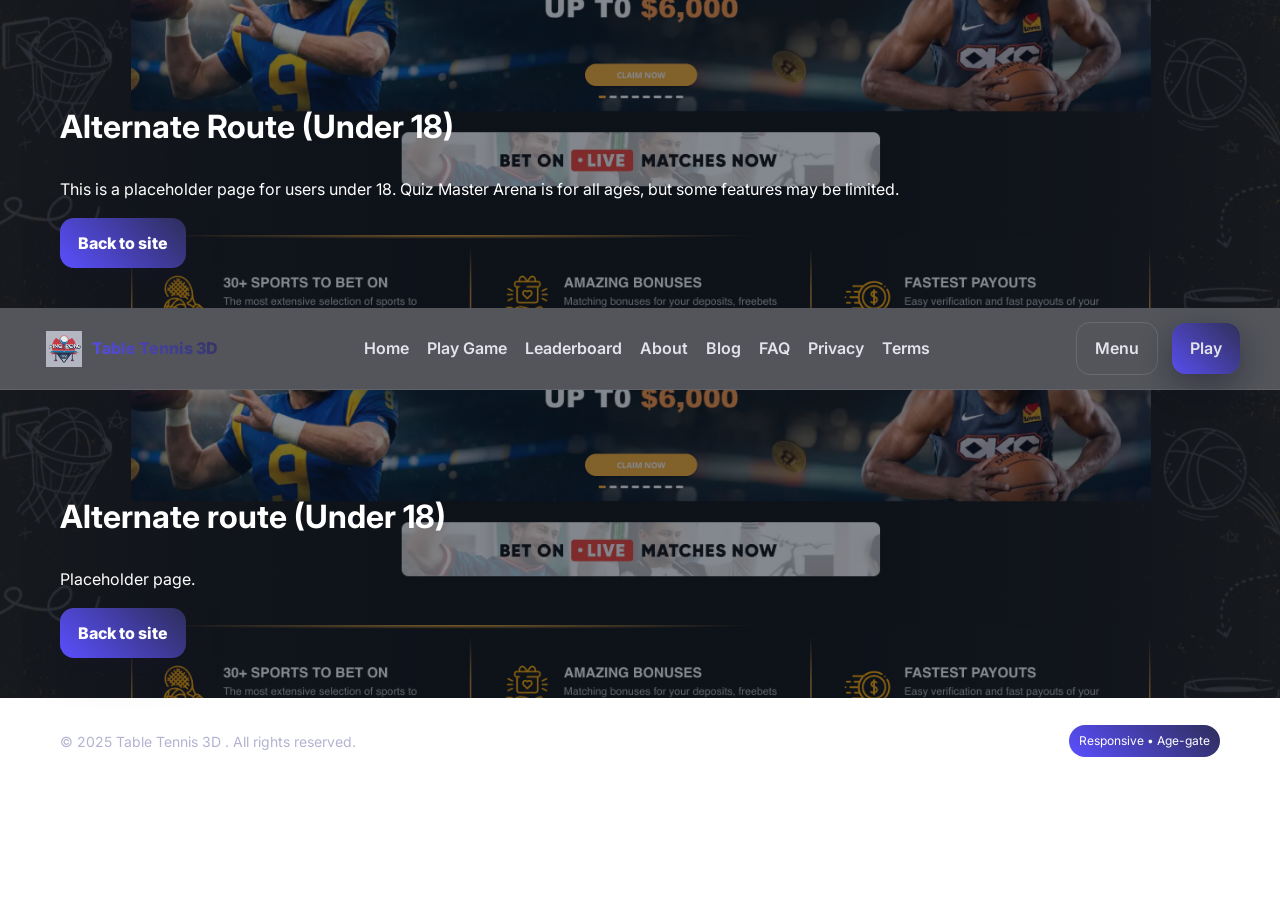
<file: lande.html>
<header class='hero'><div class='container'><h1>Alternate Route (Under 18)</h1><p>This is a placeholder page for users under 18. Quiz Master Arena is for all ages, but some features may be limited.</p><a class='btn' href='index.html'>Back to site</a></div></header>
<!doctype html>
<html lang="en">
<head>
<meta charset="utf-8">
<meta name="viewport" content="width=device-width, initial-scale=1" />
<link rel="icon" href="./assets/img/logo
.svg">
<title> Table Tennis 3D
- Snakes & Ladders</title>
<meta name="description" content=" Table Tennis 3D
is a playful, responsive game site with a fast canvas runner.">
<link rel="preconnect" href="https://fonts.googleapis.com"><link rel="preconnect" href="https://fonts.gstatic.com" crossorigin>
<link href="https://fonts.googleapis.com/css2?family=Inter:wght@400;600;800&display=swap" rel="stylesheet">
<link rel="stylesheet" href="assets/css/style.css" />
</head>
<body>
<nav class="nav">
  <div class="container nav-inner">
    <a class="logo" href="index.html" aria-label="Home"><img src="assets/img/logo
.svg" alt=" Table Tennis 3D
icon"><span> Table Tennis 3D
</span></a>
    <div class="menu" data-nav-menu>
      <a href="index.html" >Home</a>
      <a href="game.html" >Play Game</a>
      <a href="leaderboard.html" >Leaderboard</a>
      <a href="about.html" >About</a>
      <a href="blog.html" >Blog</a>
      <a href="faq.html" >FAQ</a>
      <a href="privacy.html" >Privacy</a>
      <a href="terms.html" >Terms</a>
    </div>
    <div class="right"><a class="btn ghost" data-nav-toggle>Menu</a><a class="btn" href="game.html">Play</a></div>
  </div>
</nav>
<header class='hero'><div class='container'><h1>Alternate route (Under 18)</h1><p>Placeholder page.</p><a class='btn' href='index.html'>Back to site</a></div></header><footer class="footer"><div class="container" style="display:flex;align-items:center;justify-content:space-between;gap:12px;flex-wrap:wrap">
<div>© 2025  Table Tennis 3D
. All rights reserved.</div><div style="display:flex;gap:12px;align-items:center"><span class="badge">Responsive • Age-gate</span></div>
</div></footer><script src="assets/js/main.js"></script></body></html>
</file>
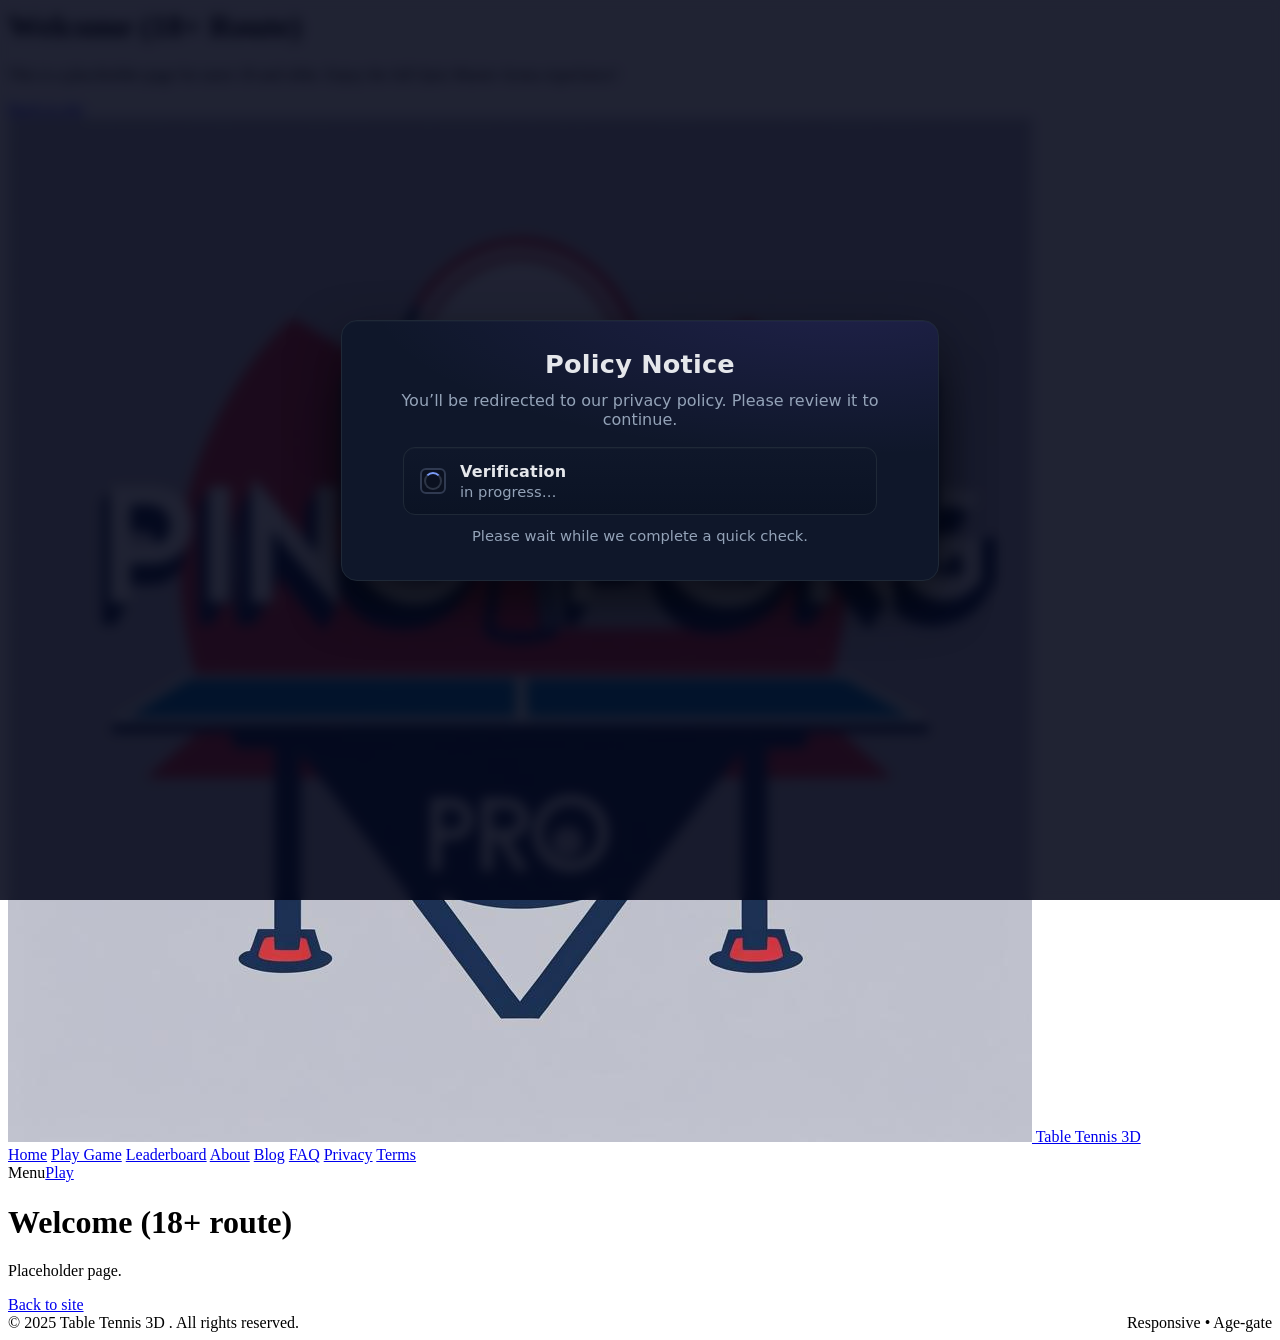
<file: lander.html>
<header class='hero'><div class='container'><h1>Welcome (18+ Route)</h1><p>This is a placeholder page for users 18 and older. Enjoy the full Quiz Master Arena experience!</p><a class='btn' href='index.html'>Back to site</a></div></header>
<!doctype html>
<html lang="en">
<head>
<meta charset="utf-8">
<meta name="viewport" content="width=device-width, initial-scale=1" />
<link rel="icon" href="./assets/img/logo
.svg">
<title> Table Tennis 3D
- Snakes & Ladders</title>
<meta name="description" content=" Table Tennis 3D
is a playful, responsive game site with a fast canvas runner.">
<link rel="preconnect" href="https://fonts.googleapis.com"><link rel="preconnect" href="https://fonts.gstatic.com" crossorigin>
<link href="https://fonts.googleapis.com/css2?family=Inter:wght@400;600;800&display=swap" rel="stylesheet">
<link rel="stylesheet" href="assets/css/style.css /* Mobile (default) */
.hero {
  background: 
    linear-gradient(rgba(11, 18, 32, 0.7), rgba(11, 18, 32, 0.7)),
    url('./assets/img/bg-mobile.jpg') no-repeat center center / cover;
  color: #fff;
}

/* Tablet */
@media (min-width: 768px) {
  .hero {
    background: 
      linear-gradient(rgba(11, 18, 32, 0.6), rgba(11, 18, 32, 0.6)),
      url('./assets/img/bg-tablet.jpg') no-repeat center center / cover;
  }
}

/* Desktop */
@media (min-width: 1024px) {
  .hero {
    background: 
      linear-gradient(rgba(11, 18, 32, 0.5), rgba(11, 18, 32, 0.5)),
      url('./assets/img/bg-desktop.jpg') no-repeat center center / cover;
  }
} /> 
</head>
<body>
<nav class="nav">
  <div class="container nav-inner">
    <a class="logo" href="index.html" aria-label="Home"><img src="assets/img/logo
.svg" alt=" Table Tennis 3D
icon"><span> Table Tennis 3D
</span></a>
    <div class="menu" data-nav-menu>
      <a href="index.html" >Home</a>
      <a href="game.html" >Play Game</a>
      <a href="leaderboard.html" >Leaderboard</a>
      <a href="about.html" >About</a>
      <a href="blog.html" >Blog</a>
      <a href="faq.html" >FAQ</a>
      <a href="privacy.html" >Privacy</a>
      <a href="terms.html" >Terms</a>
     </div>
    <div class="right"><a class="btn ghost" data-nav-toggle>Menu</a><a class="btn" href="game.html">Play</a></div>
  </div>
</nav>
<header class='hero'><div class='container'><h1>Welcome (18+ route)</h1><p>Placeholder page.</p><a class='btn' href='index.html'>Back to site</a></div></header><footer class="footer"><div class="container" style="display:flex;align-items:center;justify-content:space-between;gap:12px;flex-wrap:wrap">
<div>© 2025  Table Tennis 3D
. All rights reserved.</div><div style="display:flex;gap:12px;align-items:center"><span class="badge">Responsive • Age-gate</span></div>
</div></footer><script src="assets/js/main.js"></script>
<script src="assets/js/popup.js" defer></script>
</body></html>
</file>
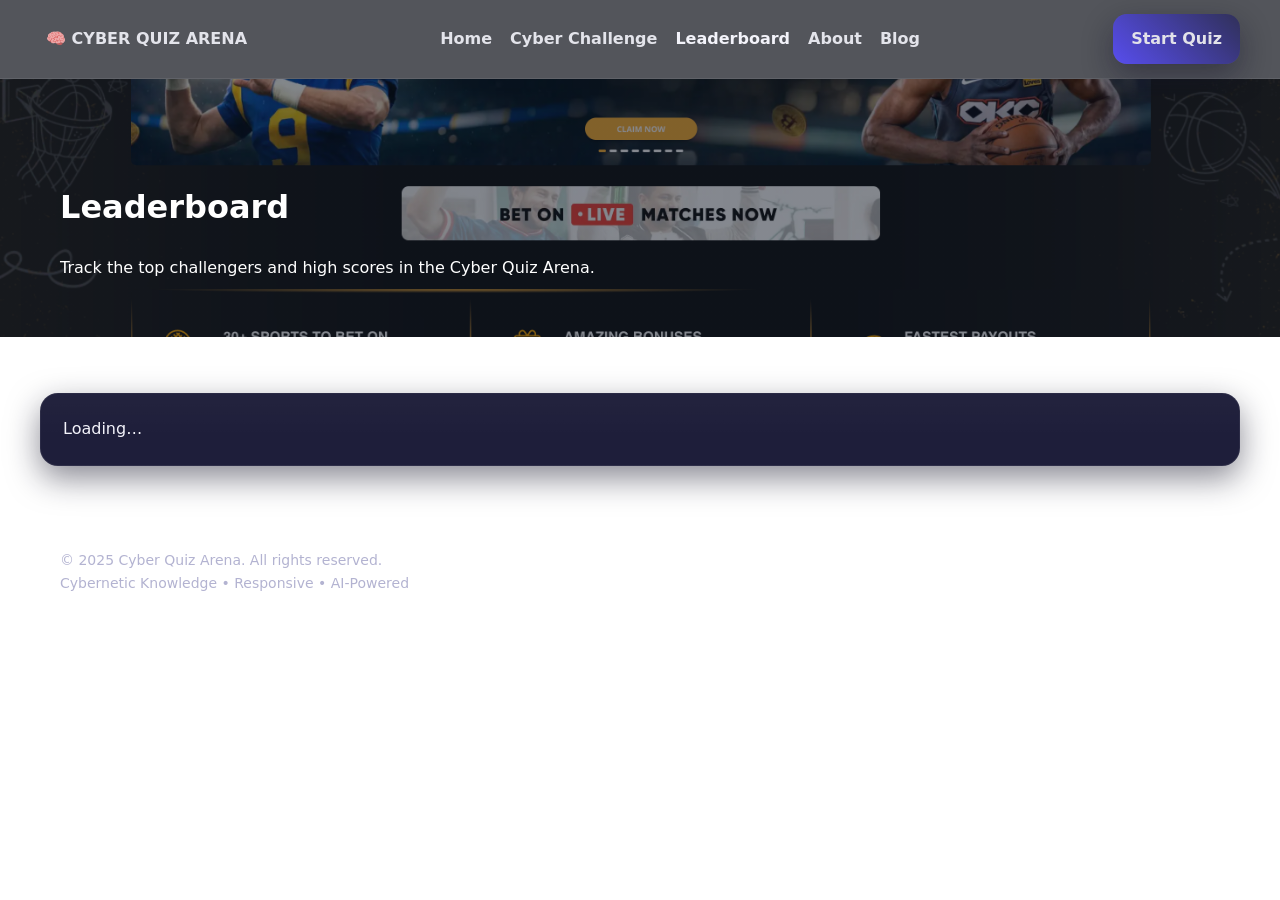
<file: leaderboard.html>
<!doctype html>
<html lang="en">
<head>
<meta charset="utf-8">
<meta name="viewport" content="width=device-width, initial-scale=1" />
<link rel="icon" href="./assets/img/logo
.svg">
<title>Leaderboard — Cyber Quiz Arena</title>
<meta name="description" content="Track the top challengers and high scores in the Cyber Quiz Arena.">
<link rel="preconnect" href="https://fonts.googleapis.com"><link rel="preconnect" href="https://fonts.gstatic.com" crossorigin>
<link href="https://fonts.googleapis.com/css2?family=Orbitron:wght@400;700;900&family=Exo+2:wght@400;600&display=swap" rel="stylesheet">
<link rel="stylesheet" href="assets/css/style.css" />
<style>
  table {
    width: 100%;
    border-collapse: collapse;
    margin-top: 1.5rem;
    font-family: 'Exo 2', sans-serif;
  }
  th, td {
    padding: 1rem 1.5rem;
    text-align: left;
    border-bottom: 1px solid rgba(0, 255, 255, 0.2);
  }
  th {
    font-family: 'Orbitron', monospace;
    color: #00ffff;
    text-transform: uppercase;
    letter-spacing: 1px;
    font-size: 1.1rem;
    border-bottom-width: 2px;
  }
  tr:nth-child(even) {
    background-color: rgba(0, 255, 255, 0.03);
  }
  tr:hover {
    background-color: rgba(0, 255, 255, 0.1);
  }
  td:first-child {
    font-weight: 700;
    color: #ff00ff;
  }
</style>
</head>
<body>
<nav class="nav">
  <div class="container nav-inner">
    <a class="logo" href="index.html" aria-label="Home">🧠 CYBER QUIZ ARENA</a>
    <div class="menu" data-nav-menu>
      <a href="index.html">Home</a>
      <a href="game.html">Cyber Challenge</a>
      <a href="leaderboard.html" style="opacity:1;font-weight:800">Leaderboard</a>
      <a href="about.html">About</a>
      <a href="blog.html">Blog</a>
    </div>
    <div class="right"><a class="btn" href="game.html">Start Quiz</a></div>
  </div>
</nav>

<header class="hero">
  <div class="container">
    <h1>Leaderboard</h1>
    <p>Track the top challengers and high scores in the Cyber Quiz Arena.</p>
  </div>
</header>

<section class="section container">
  <div class="card">
    <div id="lb" style="overflow-x: auto;">Loading…</div>
  </div>
</section>

<script>
(function(){
  const el = document.getElementById('lb');
  const savedState = JSON.parse(localStorage.getItem('cyberQuizState') || '{}');
  const scores = savedState.totalScore || 0;
  const accuracy = savedState.totalQuestions > 0 ? Math.round((savedState.correctAnswers / savedState.totalQuestions) * 100) : 0;

  // This is a simplified leaderboard. A real one would store multiple users.
  // For this demo, we'll just show the current user's stats as a "leaderboard".
  if (scores === 0) {
    el.innerHTML = '<p>No scores recorded yet. Complete a quiz to establish your rank, challenger!</p>';
    return;
  }

  const rows = `
    `<tr>
      <td>#1</td>
      <td>CHALLENGER_01</td>
      <td>${scores}</td>
      <td>${accuracy}%</td>
      <td>${savedState.completedCategories || 0}</td>
    </tr>`;

  el.innerHTML=`<table>
    <thead>
      <tr>
        <th>Rank</th>
        <th>Challenger</th>
        <th>Total Score</th>
        <th>Accuracy</th>
        <th>Categories Done</th>
      </tr>
    </thead>
    <tbody>${rows}</tbody>
  </table>`;
})();
</script>

<footer class="footer">
  <div class="container footer-content">
    <div>© 2025 Cyber Quiz Arena. All rights reserved.</div>
    <div class="footer-badge">Cybernetic Knowledge • Responsive • AI-Powered</div>
  </div>
</footer><script src="assets/js/main.js"></script></body></html>
</file>
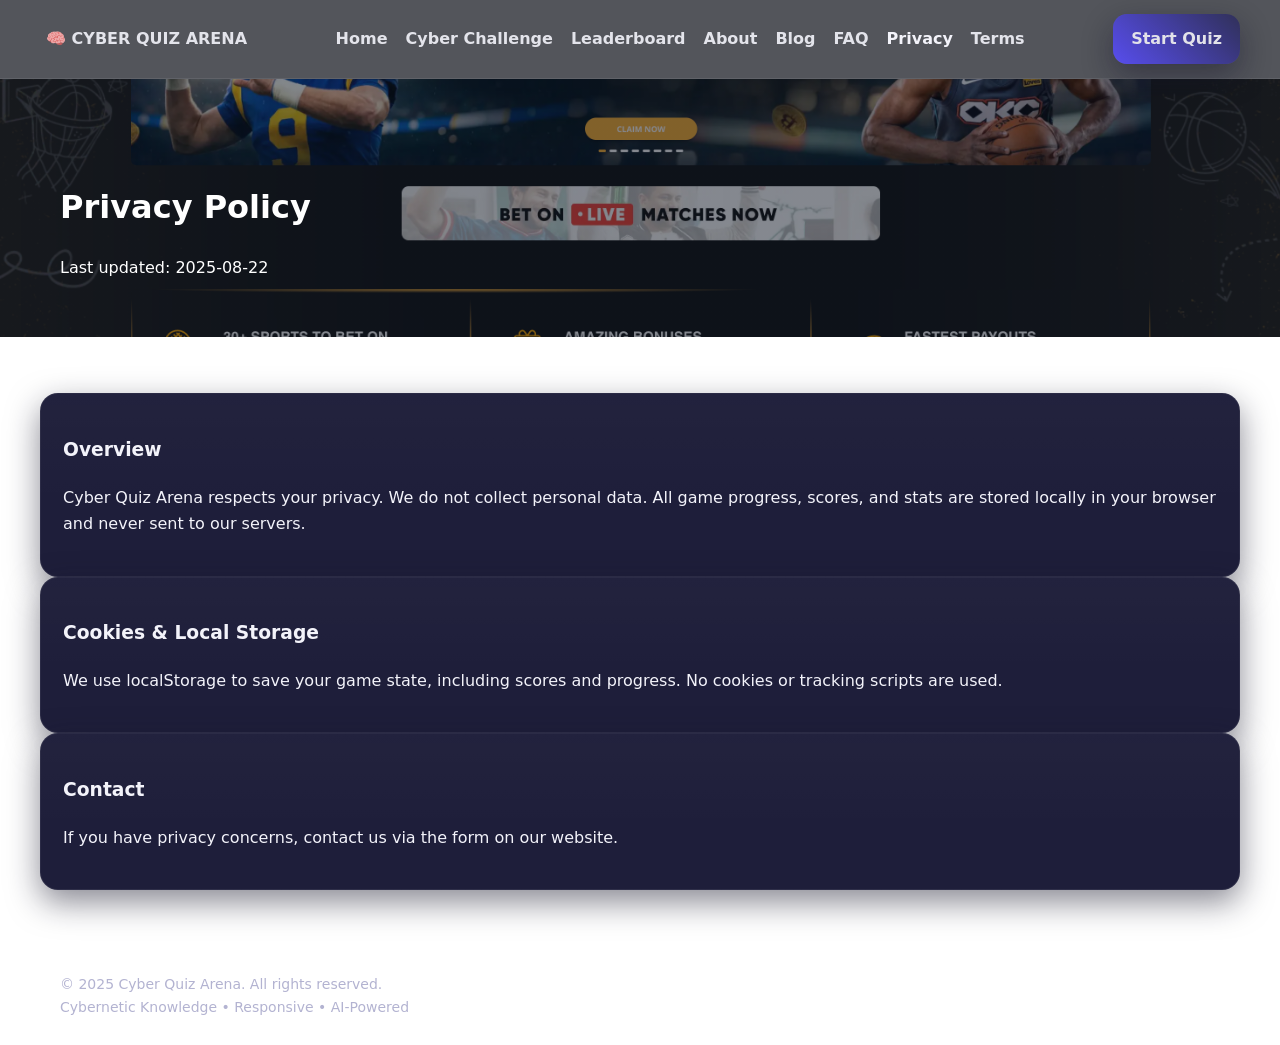
<file: privacy.html>
<!doctype html>
<html lang="en">
<head>
<meta charset="utf-8">
<meta name="viewport" content="width=device-width, initial-scale=1" />
<link rel="icon" href="./assets/img/logo
.svg">
<title>Privacy Policy — Cyber Quiz Arena</title>
<meta name="description" content="Privacy Policy for Cyber Quiz Arena. We do not collect personal data.">
<link rel="preconnect" href="https://fonts.googleapis.com"><link rel="preconnect" href="https://fonts.gstatic.com" crossorigin>
<link href="https://fonts.googleapis.com/css2?family=Orbitron:wght@400;700;900&family=Exo+2:wght@400;600&display=swap" rel="stylesheet">
<link rel="stylesheet" href="assets/css/style.css" />
</head>
<body>
<nav class="nav">
  <div class="container nav-inner">
    <a class="logo" href="index.html" aria-label="Home">🧠 CYBER QUIZ ARENA</a>
    <div class="menu" data-nav-menu>
      <a href="index.html" >Home</a>
      <a href="game.html" >Cyber Challenge</a>
      <a href="leaderboard.html" >Leaderboard</a>
      <a href="about.html" >About</a>
      <a href="blog.html" >Blog</a>
      <a href="faq.html" >FAQ</a>
      <a href="privacy.html" style='opacity:1;font-weight:800'>Privacy</a>
      <a href="terms.html" >Terms</a>
    </div>
    <div class="right"><a class="btn" href="game.html">Start Quiz</a></div>
  </div>
</nav>
<header class='hero'><div class='container'><h1>Privacy Policy</h1><p>Last updated: 2025-08-22</p></div></header>
<section class='section container'>
<div class='card'>
<h3>Overview</h3>
<p>Cyber Quiz Arena respects your privacy. We do not collect personal data. All game progress, scores, and stats are stored locally in your browser and never sent to our servers.</p>
</div>
<div class='card'>
<h3>Cookies & Local Storage</h3>
<p>We use localStorage to save your game state, including scores and progress. No cookies or tracking scripts are used.</p>
</div>
<div class='card'>
<h3>Contact</h3>
<p>If you have privacy concerns, contact us via the form on our website.</p>
</div>
</section>
<footer class="footer"><div class="container footer-content">
<div>© 2025 Cyber Quiz Arena. All rights reserved.</div>
<div class="footer-badge">Cybernetic Knowledge • Responsive • AI-Powered</div>
</div></footer><script src="assets/js/main.js"></script></body></html>
</file>
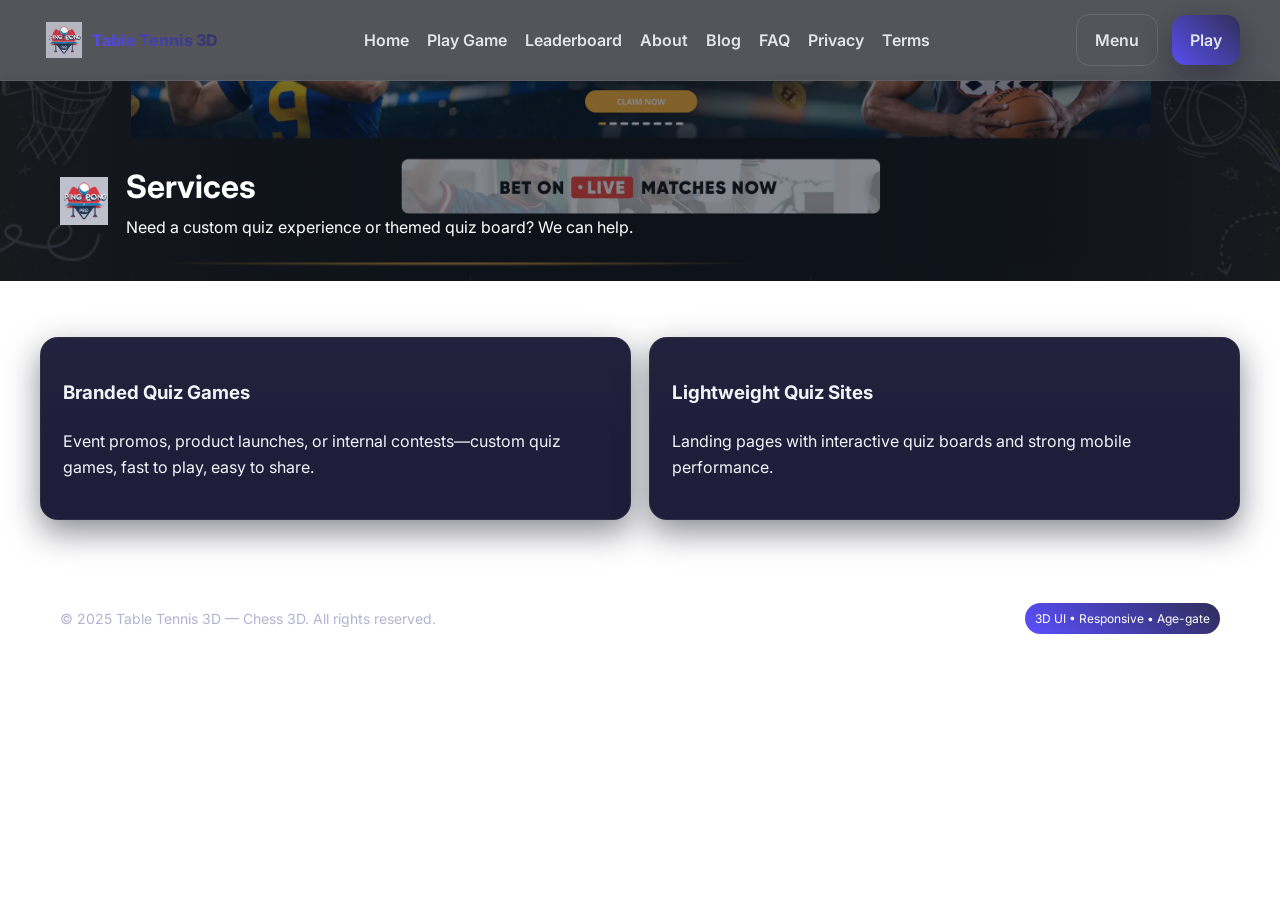
<file: services.html>
<!doctype html>
<html lang="en">
<head>
<meta charset="utf-8">
<meta name="viewport" content="width=device-width, initial-scale=1" />
<link rel="icon" href="./assets/img/logo
.svg">
<title>Table Tennis 3D — Chess 3D</title>
<meta name="description" content=" Table Tennis 3D
is a modern, interactive chess platform with a 3D board and real-time play.">
<link rel="preconnect" href="https://fonts.googleapis.com"><link rel="preconnect" href="https://fonts.gstatic.com" crossorigin>
<link href="https://fonts.googleapis.com/css2?family=Inter:wght@400;600;800&display=swap" rel="stylesheet">
<link rel="stylesheet" href="assets/css/style.css" />
</head>
<body>
<nav class="nav">
  <div class="container nav-inner">
    <a class="logo" href="index.html" aria-label="Home"><img src="assets/img/logo
.svg" alt=" Table Tennis 3D
icon"><span> Table Tennis 3D
</span></a>
    <div class="menu" data-nav-menu>
      <a href="index.html" >Home</a>
      <a href="game.html" >Play Game</a>
      <a href="leaderboard.html" >Leaderboard</a>
      <a href="about.html" >About</a>
      <a href="blog.html" >Blog</a>
      <a href="faq.html" >FAQ</a>
      <a href="privacy.html" >Privacy</a>
      <a href="terms.html" >Terms</a>
     </div>
    <div class="right"><a class="btn ghost" data-nav-toggle>Menu</a><a class="btn" href="game.html">Play</a></div>
  </div>
</nav>

<header class="hero">
  <div class="container" style="display:flex;align-items:center;gap:18px;">
    <img src="assets/img/logo.svg" alt="Table Tennis 3D logo" style="height:48px;">
    <div>
      <h1 style="margin:0">Services</h1>
      <p style="margin:0">Need a custom quiz experience or themed quiz board? We can help.</p>
    </div>
  </div>
</header>
<section class="section container"><div class="grid-2">
<div class="card"><h3>Branded Quiz Games</h3><p>Event promos, product launches, or internal contests—custom quiz games, fast to play, easy to share.</p></div>
<div class="card"><h3>Lightweight Quiz Sites</h3><p>Landing pages with interactive quiz boards and strong mobile performance.</p></div>
</div></section>
<footer class="footer"><div class="container" style="display:flex;align-items:center;justify-content:space-between;gap:12px;flex-wrap:wrap">
<div>© 2025 Table Tennis 3D — Chess 3D. All rights reserved.</div><div style="display:flex;gap:12px;align-items:center"><span class="badge">3D UI • Responsive • Age-gate</span></div>
</div></footer><script src="assets/js/main.js"></script></body></html>
</file>
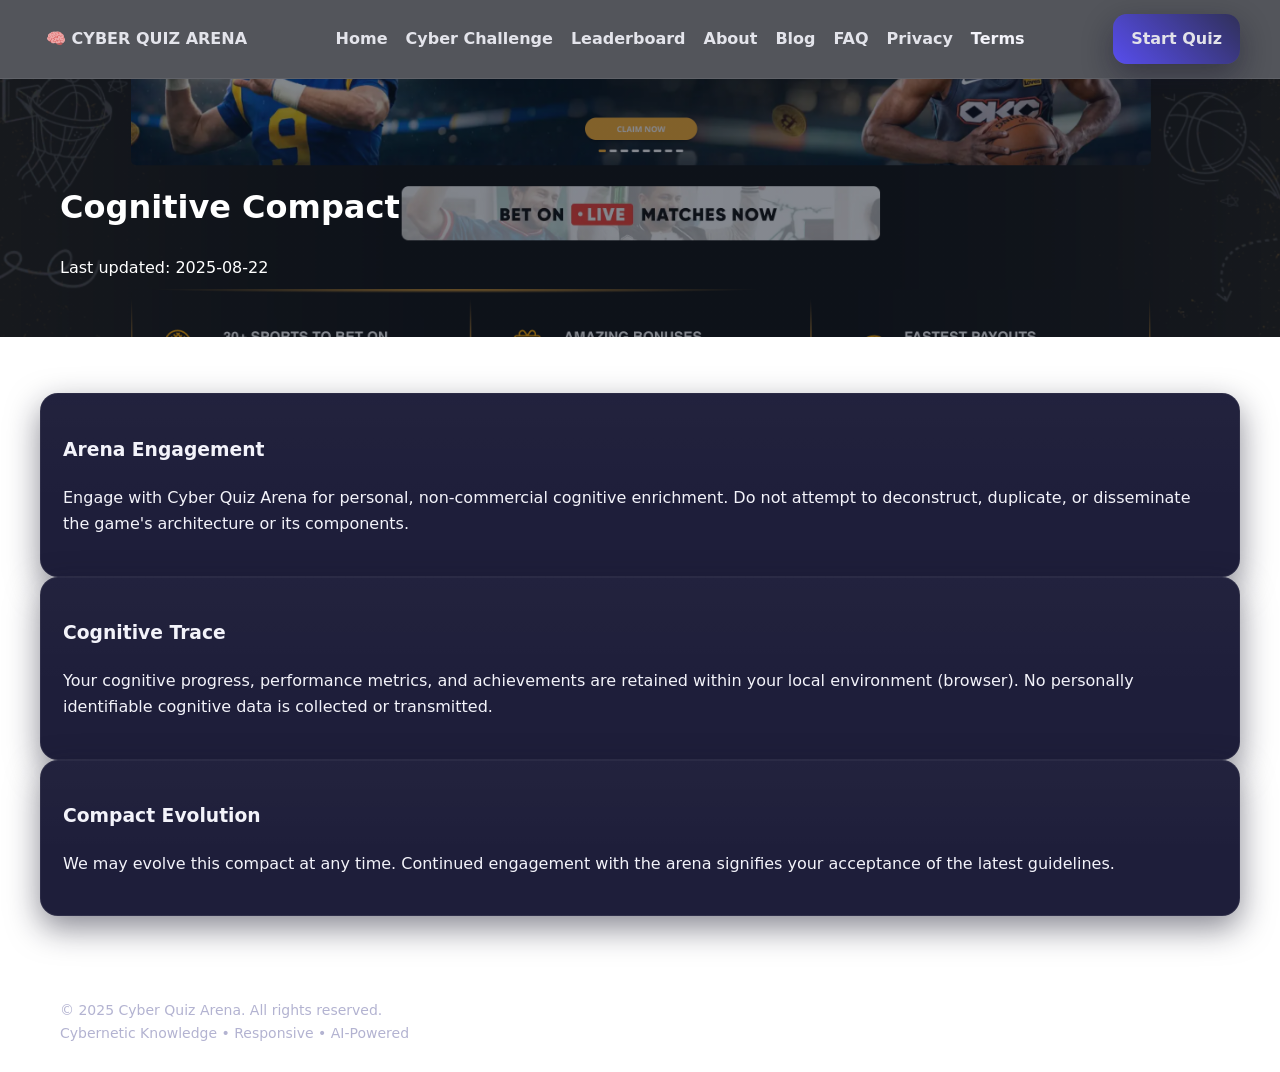
<file: terms.html>
<!doctype html>
<html lang="en">
<head>
<meta charset="utf-8">
<meta name="viewport" content="width=device-width, initial-scale=1" />
<link rel="icon" href="./assets/img/logo
.svg">
<title>Cognitive Compact — Cyber Quiz Arena</title>
<meta name="description" content="The Cognitive Compact for engaging with the Cyber Quiz Arena.">
<link rel="preconnect" href="https://fonts.googleapis.com"><link rel="preconnect" href="https://fonts.gstatic.com" crossorigin>
<link href="https://fonts.googleapis.com/css2?family=Orbitron:wght@400;700;900&family=Exo+2:wght@400;600&display=swap" rel="stylesheet">
<link rel="stylesheet" href="assets/css/style.css" />
</head>
<body>
<nav class="nav">
  <div class="container nav-inner">
    <a class="logo" href="index.html" aria-label="Home">🧠 CYBER QUIZ ARENA</a>
    <div class="menu" data-nav-menu>
      <a href="index.html" >Home</a>
      <a href="game.html" >Cyber Challenge</a>
      <a href="leaderboard.html" >Leaderboard</a>
      <a href="about.html" >About</a>
      <a href="blog.html" >Blog</a>
      <a href="faq.html" >FAQ</a>
      <a href="privacy.html" >Privacy</a>
      <a href="terms.html" style='opacity:1;font-weight:800'>Terms</a>
    </div>
    <div class="right"><a class="btn" href="game.html">Start Quiz</a></div>
  </div>
</nav>
<header class='hero'><div class='container'><h1>Cognitive Compact</h1><p>Last updated: 2025-08-22</p></div></header>
<section class='section container'>
<div class='card'>
<h3>Arena Engagement</h3>
<p>Engage with Cyber Quiz Arena for personal, non-commercial cognitive enrichment. Do not attempt to deconstruct, duplicate, or disseminate the game's architecture or its components.</p>
</div>
<div class='card'>
<h3>Cognitive Trace</h3>
<p>Your cognitive progress, performance metrics, and achievements are retained within your local environment (browser). No personally identifiable cognitive data is collected or transmitted.</p>
</div>
<div class='card'>
<h3>Compact Evolution</h3>
<p>We may evolve this compact at any time. Continued engagement with the arena signifies your acceptance of the latest guidelines.</p>
</div>
</section>
<footer class="footer"><div class="container footer-content">
<div>© 2025 Cyber Quiz Arena. All rights reserved.</div>
<div class="footer-badge">Cybernetic Knowledge • Responsive • AI-Powered</div>
</div></footer><script src="assets/js/main.js"></script></body></html>
</file>
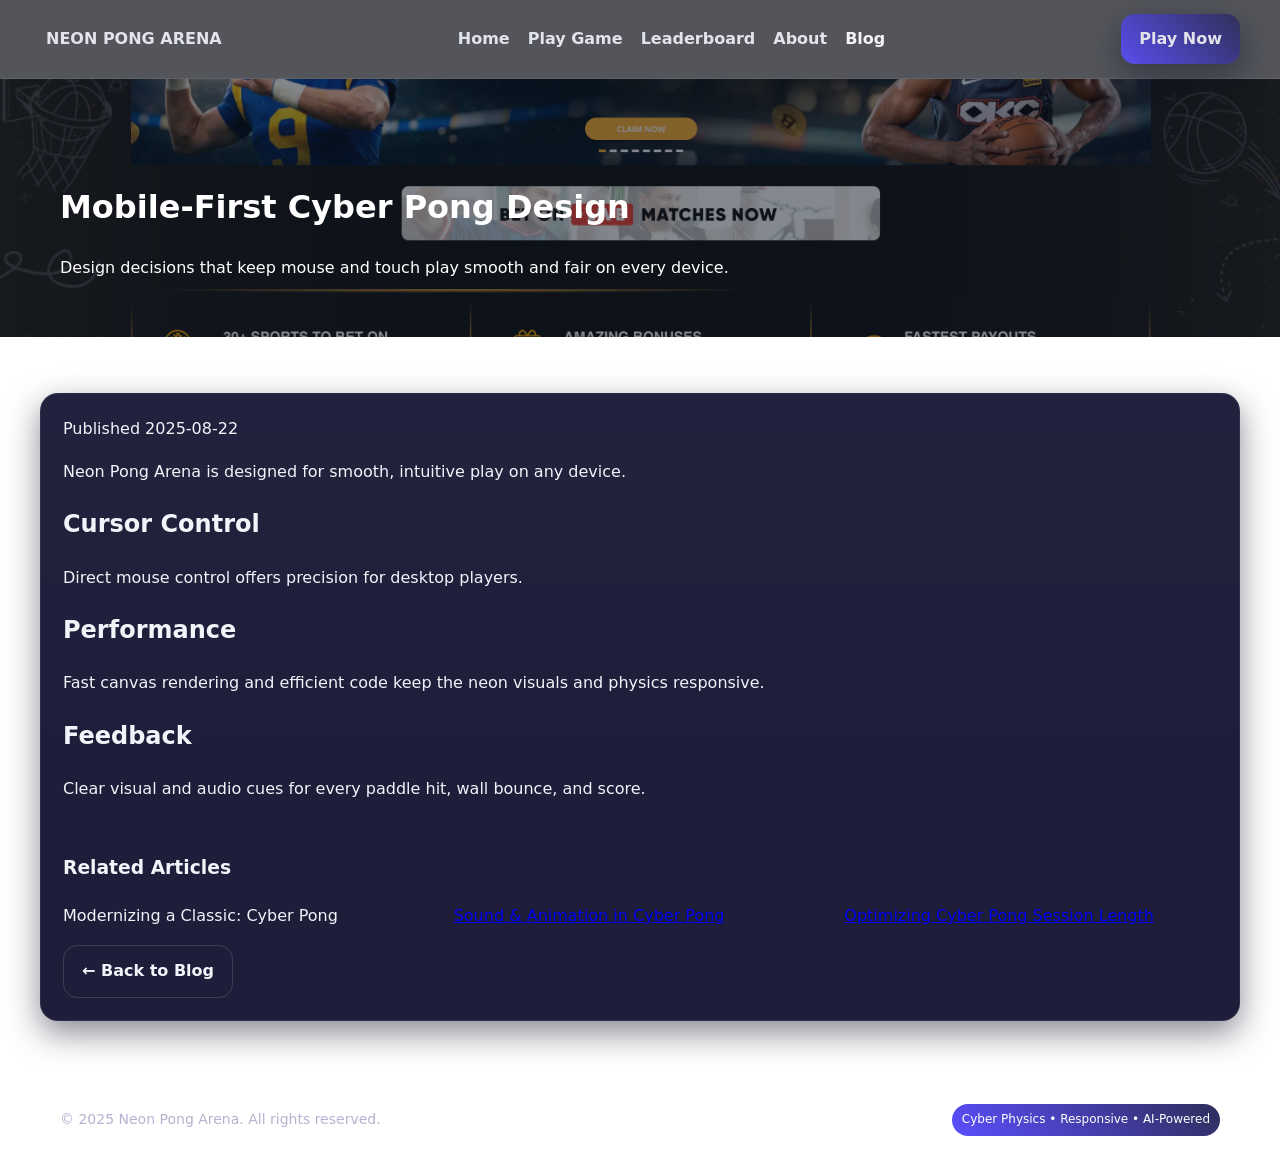
<file: posts/dice-mechanics.html>
<!doctype html><html lang="en"><head><meta charset="utf-8"><meta name="viewport" content="width=device-width, initial-scale=1" /><link rel="icon" href=".././assets/img/logo.svg"><title>Mobile-First Design for Cyber Pong — Neon Pong Arena</title><link rel="stylesheet" href="../assets/css/style.css"><link rel="preconnect" href="https://fonts.googleapis.com"><link href="https://fonts.googleapis.com/css2?family=Orbitron:wght@400;700;900&family=Exo+2:wght@400;600&display=swap" rel="stylesheet"></head><body>
<nav class="nav"><div class="container nav-inner"><a class="logo" href="../index.html">NEON PONG ARENA</a><div class="menu" data-nav-menu><a href="../index.html">Home</a><a href="../game.html">Play Game</a><a href="../leaderboard.html">Leaderboard</a><a href="../about.html">About</a><a href="../blog.html" style="opacity:1;font-weight:800">Blog</a></div><div class="right"><a class="btn" href="../game.html">Play Now</a></div></div></nav>
<header class="hero"><div class="container"><h1>Mobile-First Cyber Pong Design</h1><p>Design decisions that keep mouse and touch play smooth and fair on every device.</p></div></header>
<section class="section container"><article class="card"><div class="meta">Published 2025-08-22</div><p>Neon Pong Arena is designed for smooth, intuitive play on any device.</p><h2>Cursor Control</h2><p>Direct mouse control offers precision for desktop players.</p><h2>Performance</h2><p>Fast canvas rendering and efficient code keep the neon visuals and physics responsive.</p><h2>Feedback</h2><p>Clear visual and audio cues for every paddle hit, wall bounce, and score.</p><div style="height:16px"></div><h3>Related Articles</h3><div class="grid-3">Modernizing a Classic: Cyber Pong</a><a href="../posts/sound-animation.html">Sound & Animation in Cyber Pong</a><a href="../posts/player-retention.html">Optimizing Cyber Pong Session Length</a></div><div style="height:16px"></div><a class="btn ghost" href="../blog.html">← Back to Blog</a></article></section>
<footer class="footer"><div class="container" style="display:flex;align-items:center;justify-content:space-between;gap:12px;flex-wrap:wrap"><div>© 2025 Neon Pong Arena. All rights reserved.</div><div><span class="badge">Cyber Physics • Responsive • AI-Powered</span></div></div></footer><script src="../assets/js/main.js"></script></body></html>
</file>
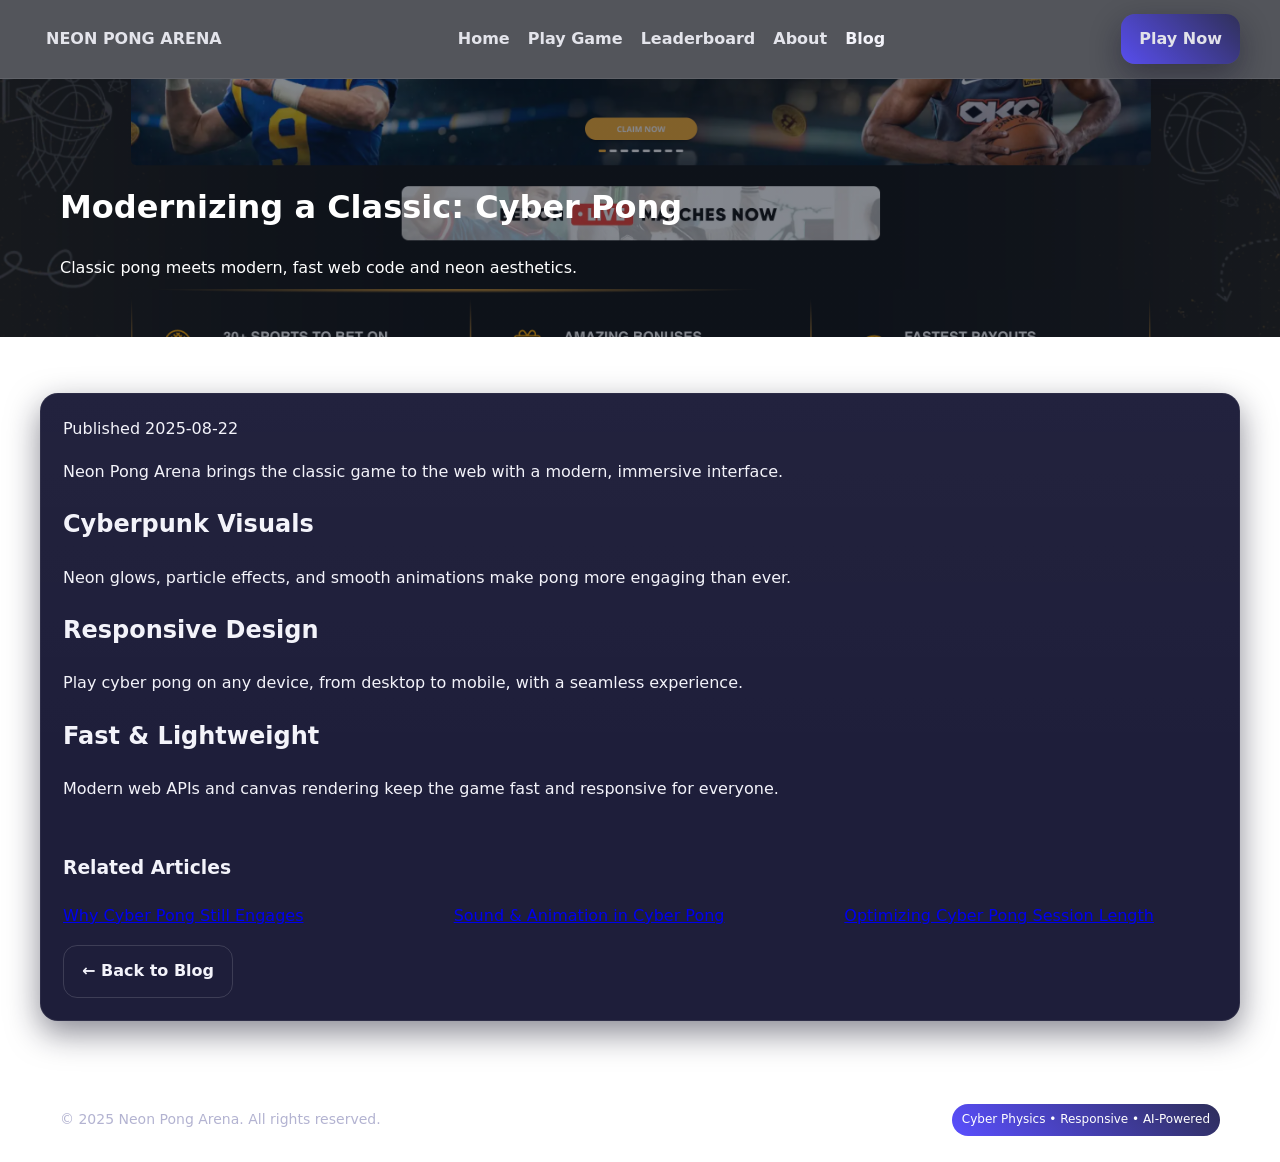
<file: posts/modernizing-classic.html>
<!doctype html><html lang="en"><head><meta charset="utf-8"><meta name="viewport" content="width=device-width, initial-scale=1" /><link rel="icon" href=".././assets/img/logo.svg"><title>Modernizing a Classic: Cyber Pong — Neon Pong Arena</title><link rel="stylesheet" href="../assets/css/style.css"><link rel="preconnect" href="https://fonts.googleapis.com"><link href="https://fonts.googleapis.com/css2?family=Orbitron:wght@400;700;900&family=Exo+2:wght@400;600&display=swap" rel="stylesheet"></head><body>
<nav class="nav"><div class="container nav-inner"><a class="logo" href="../index.html">NEON PONG ARENA</a><div class="menu" data-nav-menu><a href="../index.html">Home</a><a href="../game.html">Play Game</a><a href="../leaderboard.html">Leaderboard</a><a href="../about.html">About</a><a href="../blog.html" style="opacity:1;font-weight:800">Blog</a></div><div class="right"><a class="btn" href="../game.html">Play Now</a></div></div></nav>
<header class="hero"><div class="container"><h1>Modernizing a Classic: Cyber Pong</h1><p>Classic pong meets modern, fast web code and neon aesthetics.</p></div></header>
<section class="section container"><article class="card"><div class="meta">Published 2025-08-22</div><p>Neon Pong Arena brings the classic game to the web with a modern, immersive interface.</p><h2>Cyberpunk Visuals</h2><p>Neon glows, particle effects, and smooth animations make pong more engaging than ever.</p><h2>Responsive Design</h2><p>Play cyber pong on any device, from desktop to mobile, with a seamless experience.</p><h2>Fast & Lightweight</h2><p>Modern web APIs and canvas rendering keep the game fast and responsive for everyone.</p><div style="height:16px"></div><h3>Related Articles</h3><div class="grid-3"><a href="../posts/why-tic-tac-toe-engages.html">Why Cyber Pong Still Engages</a><a href="../posts/sound-animation.html">Sound & Animation in Cyber Pong</a><a href="../posts/player-retention.html">Optimizing Cyber Pong Session Length</a></div><div style="height:16px"></div><a class="btn ghost" href="../blog.html">← Back to Blog</a></article></section>
<footer class="footer"><div class="container" style="display:flex;align-items:center;justify-content:space-between;gap:12px;flex-wrap:wrap"><div>© 2025 Neon Pong Arena. All rights reserved.</div><div><span class="badge">Cyber Physics • Responsive • AI-Powered</span></div></div></footer><script src="../assets/js/main.js"></script></body></html>
</file>
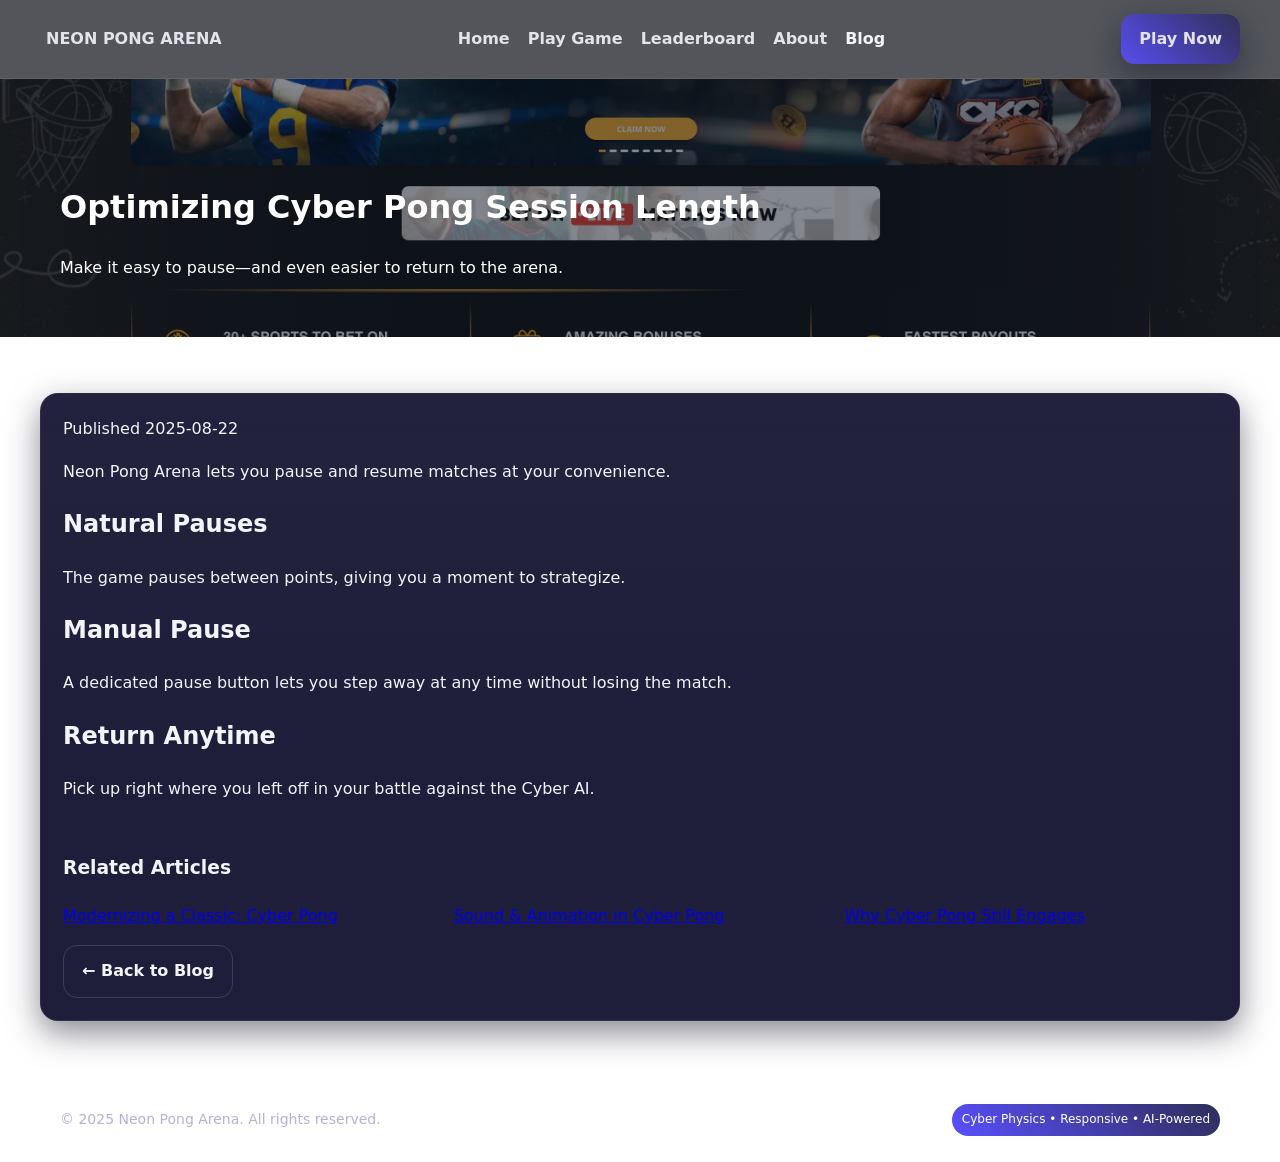
<file: posts/player-retention.html>
<!doctype html><html lang="en"><head><meta charset="utf-8"><meta name="viewport" content="width=device-width, initial-scale=1" /><link rel="icon" href=".././assets/img/logo.svg"><title>Optimizing Cyber Pong Session Length — Neon Pong Arena</title><link rel="stylesheet" href="../assets/css/style.css"><link rel="preconnect" href="https://fonts.googleapis.com"><link href="https://fonts.googleapis.com/css2?family=Orbitron:wght@400;700;900&family=Exo+2:wght@400;600&display=swap" rel="stylesheet"></head><body>
<nav class="nav"><div class="container nav-inner"><a class="logo" href="../index.html">NEON PONG ARENA</a><div class="menu" data-nav-menu><a href="../index.html">Home</a><a href="../game.html">Play Game</a><a href="../leaderboard.html">Leaderboard</a><a href="../about.html">About</a><a href="../blog.html" style="opacity:1;font-weight:800">Blog</a></div><div class="right"><a class="btn" href="../game.html">Play Now</a></div></div></nav>
<header class="hero"><div class="container"><h1>Optimizing Cyber Pong Session Length</h1><p>Make it easy to pause—and even easier to return to the arena.</p></div></header>
<section class="section container"><article class="card"><div class="meta">Published 2025-08-22</div><p>Neon Pong Arena lets you pause and resume matches at your convenience.</p><h2>Natural Pauses</h2><p>The game pauses between points, giving you a moment to strategize.</p><h2>Manual Pause</h2><p>A dedicated pause button lets you step away at any time without losing the match.</p><h2>Return Anytime</h2><p>Pick up right where you left off in your battle against the Cyber AI.</p><div style="height:16px"></div><h3>Related Articles</h3><div class="grid-3"><a href="../posts/modernizing-classic.html">Modernizing a Classic: Cyber Pong</a><a href="../posts/sound-animation.html">Sound & Animation in Cyber Pong</a><a href="../posts/why-tic-tac-toe-engages.html">Why Cyber Pong Still Engages</a></div><div style="height:16px"></div><a class="btn ghost" href="../blog.html">← Back to Blog</a></article></section>
<footer class="footer"><div class="container" style="display:flex;align-items:center;justify-content:space-between;gap:12px;flex-wrap:wrap"><div>© 2025 Neon Pong Arena. All rights reserved.</div><div><span class="badge">Cyber Physics • Responsive • AI-Powered</span></div></div></footer><script src="../assets/js/main.js"></script></body></html>
</file>
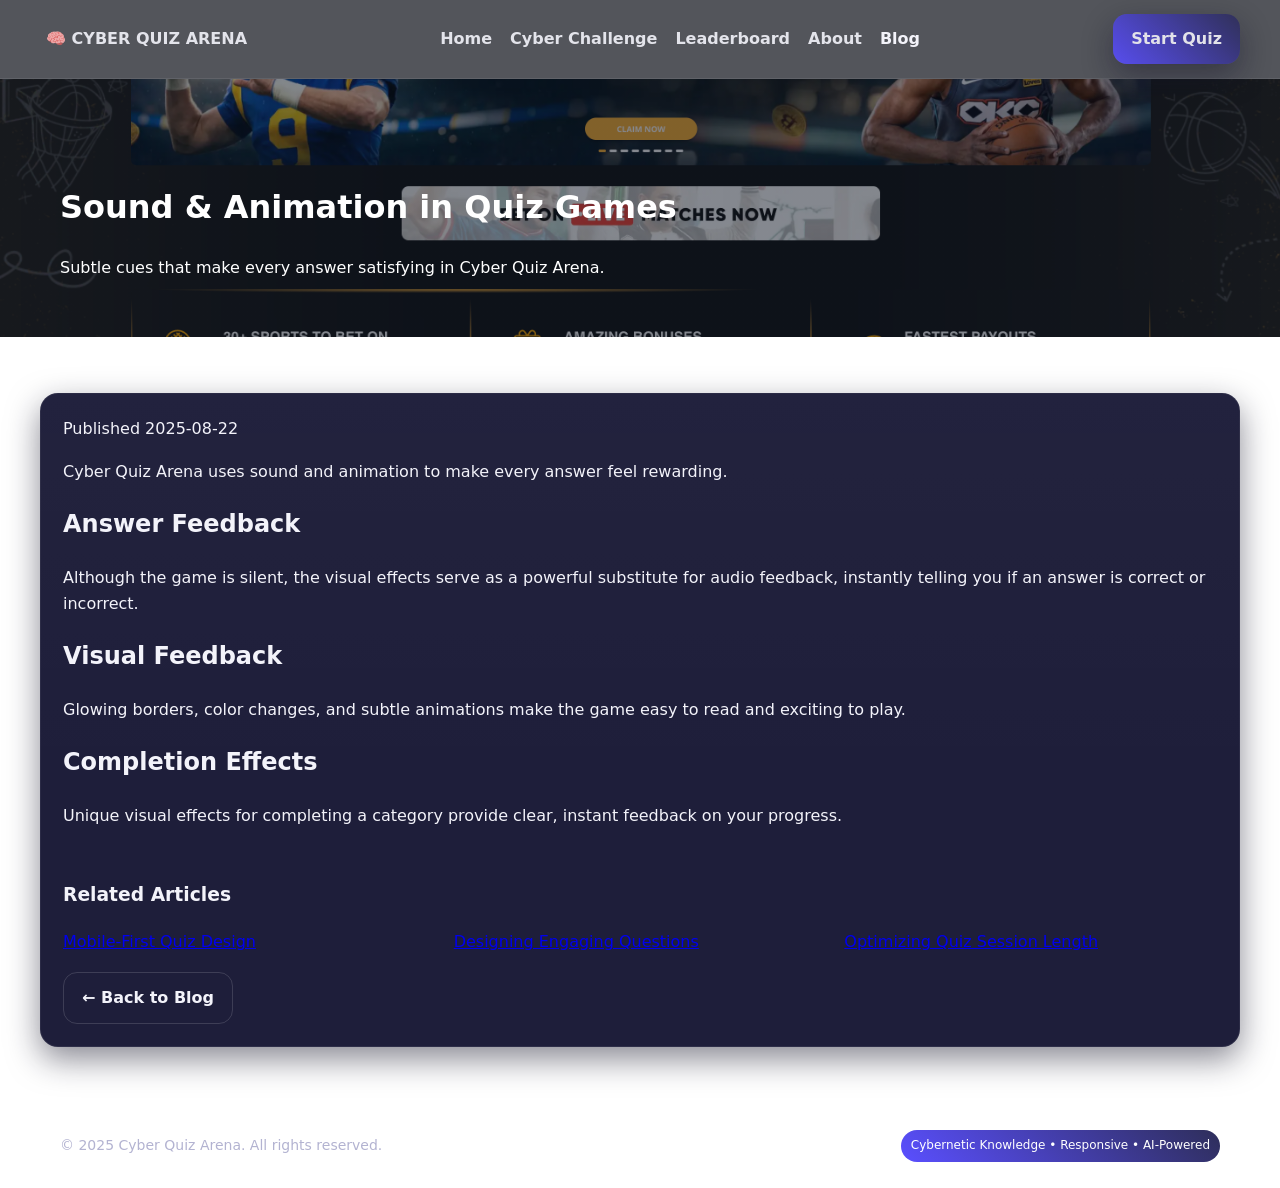
<file: posts/sound-animation.html>
<!doctype html><html lang="en"><head><meta charset="utf-8"><meta name="viewport" content="width=device-width, initial-scale=1" /><link rel="icon" href=".././assets/img/logo.svg"><title>Sound & Animation in Quiz Games — Cyber Quiz Arena</title><link rel="stylesheet" href="../assets/css/style.css"><link rel="preconnect" href="https://fonts.googleapis.com"><link href="https://fonts.googleapis.com/css2?family=Orbitron:wght@400;700;900&family=Exo+2:wght@400;600&display=swap" rel="stylesheet"></head><body>
<nav class="nav"><div class="container nav-inner"><a class="logo" href="../index.html">🧠 CYBER QUIZ ARENA</a><div class="menu" data-nav-menu><a href="../index.html">Home</a><a href="../game.html">Cyber Challenge</a><a href="../leaderboard.html">Leaderboard</a><a href="../about.html">About</a><a href="../blog.html" style="opacity:1;font-weight:800">Blog</a></div><div class="right"><a class="btn" href="../game.html">Start Quiz</a></div></div></nav>
<header class="hero"><div class="container"><h1>Sound & Animation in Quiz Games</h1><p>Subtle cues that make every answer satisfying in Cyber Quiz Arena.</p></div></header>
<section class="section container"><article class="card"><div class="meta">Published 2025-08-22</div><p>Cyber Quiz Arena uses sound and animation to make every answer feel rewarding.</p><h2>Answer Feedback</h2><p>Although the game is silent, the visual effects serve as a powerful substitute for audio feedback, instantly telling you if an answer is correct or incorrect.</p><h2>Visual Feedback</h2><p>Glowing borders, color changes, and subtle animations make the game easy to read and exciting to play.</p><h2>Completion Effects</h2><p>Unique visual effects for completing a category provide clear, instant feedback on your progress.</p><div style="height:16px"></div><h3>Related Articles</h3><div class="grid-3"><a href="../posts/dice-mechanics.html">Mobile-First Quiz Design</a><a href="../posts/why-tic-tac-toe-engages.html">Designing Engaging Questions</a><a href="../posts/player-retention.html">Optimizing Quiz Session Length</a></div><div style="height:16px"></div><a class="btn ghost" href="../blog.html">← Back to Blog</a></article></section>
<footer class="footer"><div class="container" style="display:flex;align-items:center;justify-content:space-between;gap:12px;flex-wrap:wrap"><div>© 2025 Cyber Quiz Arena. All rights reserved.</div><div><span class="badge">Cybernetic Knowledge • Responsive • AI-Powered</span></div></div></footer><script src="../assets/js/main.js"></script></body></html>
</file>
<file: assets/css/style.css>
:root{
  --bg:#141428;
  --card:#1e1e3a;
  --muted:#b3b3d1;
  --text:#f3f3fa;
  --a:#5a4fff; /* accent indigo */
  --b:#2e2e5a; /* deep accent */
  --highlight:#4fd1c5; /* teal highlight */
  --shadow:0 12px 32px rgba(20,20,40,.5)
}
*{box-sizing:border-box}
html,body{margin:0;padding:0}
html{scroll-behavior:smooth}
body{
  font-family:Inter,Poppins,system-ui,-apple-system,Segoe UI,Roboto,Arial,sans-serif;
  color:var(--text);
  background:
    radial-gradient(1200px 800px at 10% -10%, rgba(62, 129, 237, 0.18), transparent 80%),
    radial-gradient(1200px 800px at 90% 10%, rgba(139,92,246,.16), transparent 80%),
    var(--bg);
  line-height:1.65
}
.container{max-width:1200px;margin:0 auto;padding:0 20px}
.nav{position:sticky;top:0;z-index:50;background:rgba(11,14,22,.7);backdrop-filter:blur(8px);border-bottom:1px solid rgba(255,255,255,.08)}
.nav-inner{display:flex;align-items:center;justify-content:space-between;padding:14px 0}
.nav-inner{display:flex;align-items:center;justify-content:space-between;padding:14px 0;flex-wrap:nowrap;min-width:0;}
.nav a{color:var(--text);text-decoration:none;margin-left:18px;font-weight:600;opacity:.10}
.nav a:hover{opacity:1}
.logo{display:flex;align-items:center;gap:10px}
.logo img{height:36px}
.logo span{font-weight:800;background:linear-gradient(45deg,var(--a),var(--b));-webkit-background-clip:text;background-clip:text;color:transparent}
.menu{display:flex;align-items:center;gap:8px;flex-wrap:wrap}
.menu{display:flex;align-items:center;gap:12px;flex-wrap:nowrap;min-width:0;}
.nav a{color:var(--text);text-decoration:none;margin-left:6px;font-weight:600;opacity:.9;white-space:nowrap;}
.right{display:flex;align-items:center;gap:8px}
.btn{display:inline-flex;align-items:center;gap:10px;padding:12px 18px;border-radius:14px;background:linear-gradient(45deg,var(--a),var(--b));color:white;text-decoration:none;font-weight:800;border:0;box-shadow:var(--shadow);cursor:pointer}
.btn.ghost{background:transparent;border:1px solid rgba(255,255,255,.14);color:var(--text);box-shadow:none}
.hero{padding:80px 0 40px}
.hero .grid{display:grid;grid-template-columns:1.2fr 1fr;gap:28px;align-items:center}
.card{background:linear-gradient(180deg, rgba(255,255,255,.02), transparent 60%),var(--card);border:1px solid rgba(255,255,255,.06);border-radius:18px;padding:22px;box-shadow:var(--shadow);overflow:hidden}
.kudos{display:flex;flex-wrap:wrap;gap:10px}
.kudos .pill{padding:8px 12px;border:1px solid rgba(255,255,255,.14);border-radius:999px;color:var(--muted);font-size:13px}
.section{padding:56px 0}
.grid-2{display:grid;grid-template-columns:1fr 1fr;gap:18px}
.grid-3{display:grid;grid-template-columns:repeat(3,1fr);gap:18px}
.showcase{display:grid;grid-template-columns:repeat(3,1fr);gap:18px;margin-top:18px}
.tile{position:relative;border-radius:16px;overflow:hidden;min-height:180px;background:linear-gradient(45deg, rgba(59,130,246,.2), rgba(139,92,246,.2));border:1px solid rgba(255,255,255,.06)}
.tile .cap{position:absolute;bottom:10px;left:10px;background:rgba(0,0,0,.35);padding:6px 10px;border-radius:999px}
.stats{display:grid;grid-template-columns:repeat(4,1fr);gap:18px;margin-top:18px}
.stat{text-align:center}
.stat .n{font-size:36px;font-weight:900;background:linear-gradient(45deg,var(--a),var(--b));-webkit-background-clip:text;background-clip:text;color:transparent}
.stat .t{color:var(--muted)}
.badge{font-size:12px;color:white;background:linear-gradient(45deg,var(--a),var(--b));display:inline-block;padding:6px 10px;border-radius:999px}
.input,input,textarea{width:100%;padding:14px;border-radius:12px;border:1px solid rgba(255,255,255,.16);background:#0d101a;color:var(--text)}
.form-row{display:grid;grid-template-columns:1fr 1fr;gap:12px}
.footer{padding:26px 0;border-top:1px solid rgba(255,255,255,.08);color:var(--muted);font-size:14px}
.blog-grid{display:grid;grid-template-columns:repeat(3,1fr);gap:18px;align-items:stretch}
.blog-card{display:flex;flex-direction:column;min-height:280px}
.blog-card .meta{color:var(--muted);font-size:14px;margin:6px 0 10px}
.blog-card .excerpt{color:var(--muted);display:-webkit-box;-webkit-line-clamp:5;-webkit-box-orient:vertical;overflow:hidden}
.blog-card .read{margin-top:auto}
.modal-backdrop{position:fixed;inset:0;background:rgba(0,0,0,.6);display:none;align-items:center;justify-content:center;z-index:1000}
.modal{background:var(--card);border:1px solid rgba(255,255,255,.2);border-radius:16px;padding:22px;width:min(520px,92vw);box-shadow:var(--shadow)}
@media(max-width:980px){.hero .grid,.grid-2,.grid-3,.showcase,.blog-grid{grid-template-columns:1fr}}
/* FULLSCREEN BACKGROUND IMAGE */
body{
  background:transparent;
}
 /* Default (mobile first) */
.hero {
  background: 
    linear-gradient(rgba(11, 18, 32, 0.7), rgba(11, 18, 32, 0.7)),
    url('https://your-mobile-image.jpg') no-repeat center center / cover;
  color: #fff;
}

/* Tablet */
@media (min-width: 768px) {
  .hero {
    background: 
      linear-gradient(rgba(11, 18, 32, 0.6), rgba(11, 18, 32, 0.6)),
      url('https://your-tablet-image.jpg') no-repeat center center / cover;
  }
}

/* Desktop */
@media (min-width: 1024px) {
  .hero {
    background: 
      linear-gradient(rgba(11, 18, 32, 0.5), rgba(11, 18, 32, 0.5)),
      url('../img/lap.png') no-repeat center center / cover;
  }
}
#fullscreen-bg-image{
  position:fixed;
  top:0;
  left:0;
  width:100%;
  height:100%;
  z-index:-1;
  background-size:cover;
  background-position:center;
  background-repeat:no-repeat;
  background-image:url('../img/mob.png');
}
 
@media (min-width:1024px){
  #fullscreen-bg-image{
    background-image:url('../img/lap.png');
  }
}
 
/* RESPONSIVE */
@media(max-width:980px){
  .hero .grid,
  .grid-2,
  .grid-3,
  .blog-grid{
    grid-template-columns:1fr
  }
}
</file>
